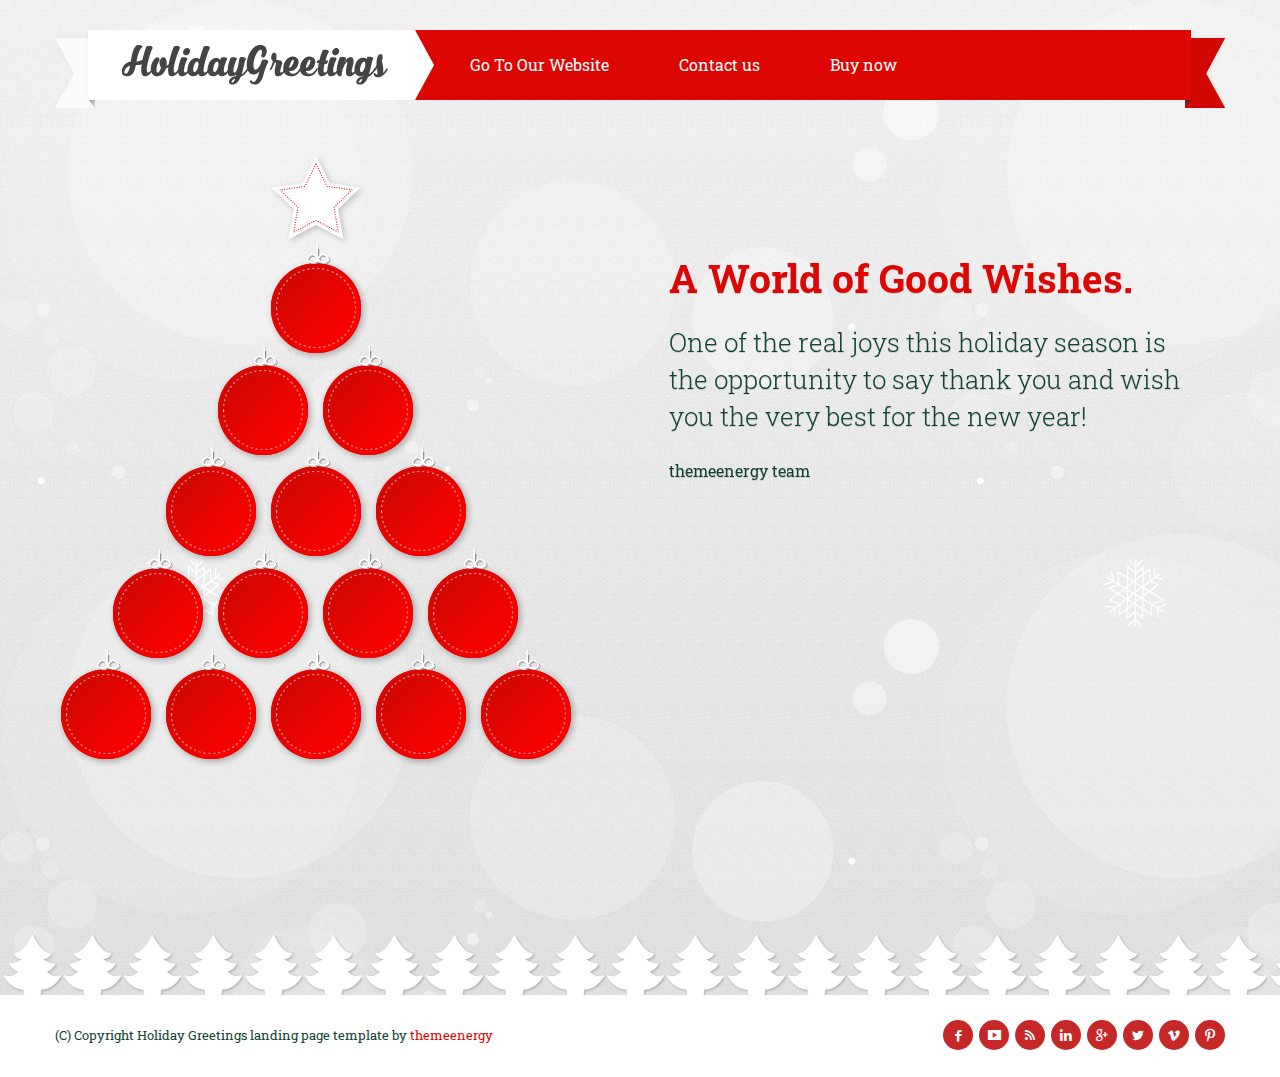
<file: HTML/version1.html>
<!DOCTYPE html>
<!--[if lt IE 9]><script src="http://html5shim.googlecode.com/svn/trunk/html5.js"></script><![endif]-->
<html>
<head>
	<meta charset="utf-8">
	<meta name="viewport" content="width=device-width, initial-scale=1.0, maximum-scale=1.0, user-scalable=0" >
	<title>Holiday Greetings</title>
	<meta name="description" content="">
	<meta name="keywords" content="">
	<link href='http://fonts.googleapis.com/css?family=Roboto+Slab:400,100,300,700&amp;subset=latin,cyrillic-ext,greek-ext,greek,vietnamese,latin-ext,cyrillic' rel='stylesheet' type='text/css'>
	<link href="css/style.css" rel="stylesheet">
	<link href="css/theme1.css" rel="stylesheet">
	<link rel="shortcut icon" href="images/favicon.ico">
</head>
<body class="lightsnow">
	<div class="overlay">
		<!--wrapper-->
		<div class="wrap">
			<!--header-->
			<header class="head ribbon">
				<!--logo-->
				<div class="logo"><a href="index.html" title="Holiday Greetings"><img src="images/temp/logo.png" alt="Holiday Greetings" /></a></div>
				<!--//logo-->
				
				<!--navigation-->
				<nav class="main-nav">
					<ul>
						<li><a href="index.html" title="Go To Our Website">Go To Our Website</a></li>
						<li><a href="javascript:void(0)" title="Contact us" class="trigger">Contact us</a></li>
						<li><a href="http://themeforest.net/item/holiday-greetings-landing-page-greeting-card/6372085?ref=themeenergy" title="Buy now">Buy now</a></li>                 
					</ul>
				</nav>
				<!--//navigation-->
			</header>
			<!--//header-->
			
			<!--main-->
			<main class="main">
				<!--tree-->
				<aside class="tree">
					<div class="row">
						<div class="star"></div>
					</div>
					<div class="row">
						<div class="ball"><a href="javascript:void(0)"><img src="images/temp/person1.jpg" alt="" /></a></div>
					</div>
					<div class="row">
						<div class="ball"><a href="javascript:void(0)"><img src="images/temp/person2.jpg" alt="" /></a></div>
						<div class="ball"><a href="javascript:void(0)"><img src="images/temp/person3.jpg" alt="" /></a></div>
					</div>
					<div class="row">
						<div class="ball"><a href="javascript:void(0)"><img src="images/temp/person4.jpg" alt="" /></a></div>
						<div class="ball"><a href="javascript:void(0)"><img src="images/temp/person5.jpg" alt="" /></a></div>
						<div class="ball"><a href="javascript:void(0)"><img src="images/temp/person6.jpg" alt="" /></a></div>
					</div>
					<div class="row">
						<div class="ball"><a href="javascript:void(0)"><img src="images/temp/person7.jpg" alt="" /></a></div>
						<div class="ball"><a href="javascript:void(0)"><img src="images/temp/person8.jpg" alt="" /></a></div>
						<div class="ball"><a href="javascript:void(0)"><img src="images/temp/person9.jpg" alt="" /></a></div>
						<div class="ball"><a href="javascript:void(0)"><img src="images/temp/person10.jpg" alt="" /></a></div>
					</div>
					<div class="row">
						<div class="ball"><a href="javascript:void(0)"><img src="images/temp/person11.jpg" alt="" /></a></div>
						<div class="ball"><a href="javascript:void(0)"><img src="images/temp/person12.jpg" alt="" /></a></div>
						<div class="ball"><a href="javascript:void(0)"><img src="images/temp/person13.jpg" alt="" /></a></div>
						<div class="ball"><a href="javascript:void(0)"><img src="images/temp/person14.jpg" alt="" /></a></div>
						<div class="ball"><a href="javascript:void(0)"><img src="images/temp/person1.jpg" alt="" /></a></div>
					</div>
				</aside>
				<!--//tree-->
				
				<!--greeting-->
				<section class="greeting">
					<h1>A World of Good Wishes. </h1>
					<h2>One of the real joys this holiday season is the opportunity to say thank you and wish you the very best for the new year!</h2>
					<h3>themeenergy team</h3>
				</section>
				<!--//greeting-->
			</main>
			<!--//main-->
		</div>
		<!--//wrapper-->
		
		<!--footer-->
		<footer class="foot trees">
			<div class="wrap">
				<p>(C) Copyright  Holiday Greetings landing page template by <a href="http://themeforest.net/user/themeenergy/portfolio" title="themeenergy">themeenergy</a></p>
				<!--navigation-->
				<nav class="social-nav red">
					<ul>
						<li><a href="#" title=""><span class="tw-icon-facebook"></span></a></li>
						<li><a href="#" title=""><span class="tw-icon-youtube"></span></a></li>
						<li><a href="#" title=""><span class="tw-icon-rss"></span></a></li>
						<li><a href="#" title=""><span class="tw-icon-linkedin"></span></a></li>
						<li><a href="#" title=""><span class="tw-icon-gplus"></span></a></li>
						<li><a href="#" title=""><span class="tw-icon-twitter"></span></a></li>
						<li><a href="#" title=""><span class="tw-icon-vimeo"></span></a></li>
						<li><a href="#" title=""><span class="tw-icon-pinterest"></span></a></li>
					</ul>
				</nav>
				<!--//navigation-->
			</div>
		</footer>
		<!--//footer-->
		
		<!--audio player-->
		<audio controls autoplay>
		  	<source src="media/audio.ogg" type="audio/ogg" />
			<source src="media/audio.mp3" type="audio/mpeg" />
			Your browser does not support the audio element.
		</audio>
		<!--//audio player-->
	</div>
	
	<!--contact-->
	<div class="snow"></div>
	<div class="contact">
		<div class="wrap">
			<h4>Contact us</h4>
			<p>Send us an email. Lorem ipsum dolor sit amet, consectetur adipisicing elit, sed do eiusmod tempor incididunt ut labore et dolore magna aliqua. Ut enim ad minim veniam, quis nostrud exercitation ullamco laboris nisi ut aliquip ex ea commodo consequat.</p>
			<form method="post" action="contact_form_message.php" name="contactform" id="contactform">
				<fieldset>
					<div id="message"></div>
					<div class="f-row">
						<label for="name">Your name</label>
						<input type="text" id="name" name="name" />
					</div>
					<div class="f-row">
						<label for="email">Your e-mail</label>
						<input type="email" id="email" name="email" />
					</div>
					<div class="f-row">
						<label for="phone">Your phone number</label>
						<input type="number" id="phone" name="phone" />
					</div>
					<div class="f-row">
						<label for="comments">Your message</label>
						<textarea id="comments" name="comments"></textarea>
					</div>
					<div class="f-row">
						<input type="submit" name="submit" id="submit" value="Send" />
						<button id="close">Close</button>
					</div>	
				</fieldset>
			</form>
		</div>
	</div>
	<!--//contact-->
	
	<script src="https://ajax.googleapis.com/ajax/libs/jquery/3.1.1/jquery.min.js"></script>
	<script src="js/scripts.js"></script>
</body>
</file>
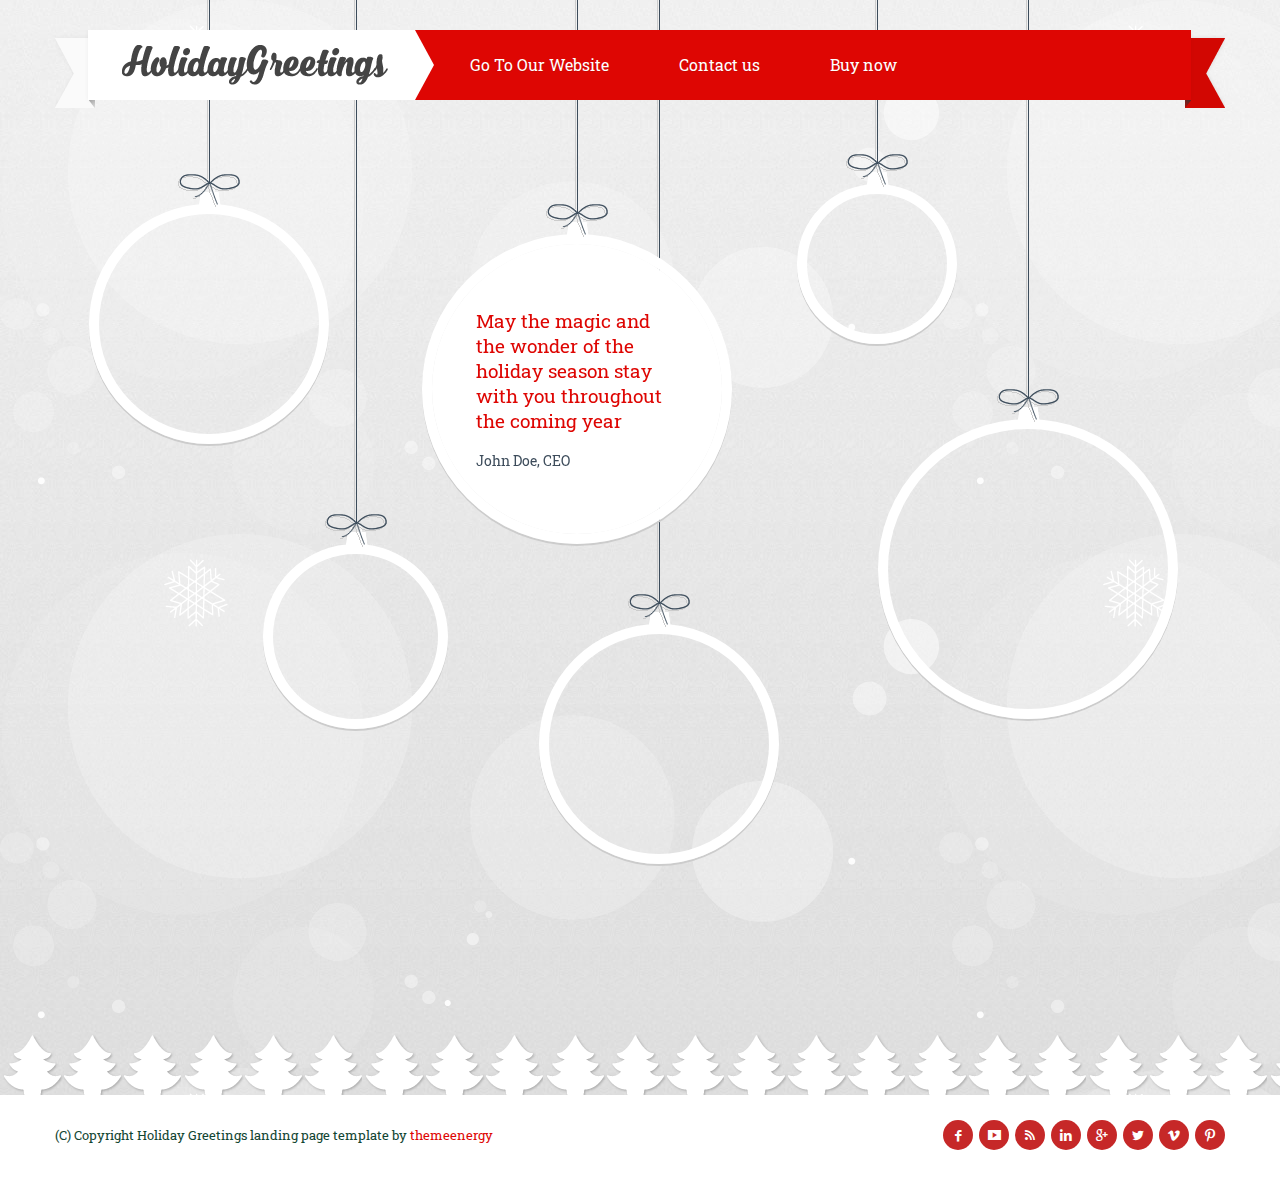
<file: HTML/version2.html>
<!DOCTYPE html>
<!--[if lt IE 9]><script src="http://html5shim.googlecode.com/svn/trunk/html5.js"></script><![endif]-->
<html>
<head>
	<meta charset="utf-8">
	<meta name="viewport" content="width=device-width, initial-scale=1.0, maximum-scale=1.0, user-scalable=0" >
	<title>Holiday Greetings</title>
	<meta name="description" content="">
	<meta name="keywords" content="">
	<link href='http://fonts.googleapis.com/css?family=Roboto+Slab:400,100,300,700&amp;subset=latin,cyrillic-ext,greek-ext,greek,vietnamese,latin-ext,cyrillic' rel='stylesheet' type='text/css'>
	<link href="css/style.css" rel="stylesheet">
	<link href="css/theme2.css" rel="stylesheet">
	<link rel="shortcut icon" href="images/favicon.ico">
</head>
<body class="lightsnow">
	<div class="overlay">
		<!--wrapper-->
		<div class="wrap">
			<!--header-->
			<header class="head ribbon">
				<!--logo-->
				<div class="logo"><a href="index.html" title="Holiday Greetings"><img src="images/temp/logo.png" alt="Holiday Greetings" /></a></div>
				<!--//logo-->
				
				<!--navigation-->
				<nav class="main-nav">
					<ul>
						<li><a href="index.html" title="Go To Our Website">Go To Our Website</a></li>
						<li><a href="javascript:void(0)" title="Contact us" class="trigger">Contact us</a></li>
						<li><a href="http://themeforest.net/item/holiday-greetings-landing-page-greeting-card/6372085?ref=themeenergy" title="Buy now">Buy now</a></li>                 
					</ul>
				</nav>
				<!--//navigation-->
			</header>
			<!--//header-->
			
			<!--main-->
			<main class="main" >
				<section class="balls">
					<!--ball-->
					<div class="ball b240 first">
						<a href="javascript:void(0)">
							<img src="images/temp/person7.jpg" alt="" />
							<div class="greeting">
								<div class="g-wrap">
									<h2>Holiday cheer and a happy new year</h2>
									<p>Maya Fitzgerald, Assistant</p>
								</div>
							</div>
						</a>
					</div>
					<!--//ball-->
					
					<!--ball-->
					<div class="ball b185 second">
						<a href="javascript:void(0)">
							<img src="images/temp/person10.jpg" alt="" />
							<div class="greeting">
								<div class="g-wrap">
									<h2>Joy! Celebrate the Season</h2>
									<p>Jason Snow, Assistant</p>
								</div>
							</div>
						</a>
					</div>
					<!--//ball-->
					
					<!--ball-->
					<div class="ball b310 third">
						<a href="javascript:void(0)" class="open">
							<img src="images/temp/person12.jpg" alt="" />
							<div class="greeting">
								<div class="g-wrap">
									<h2>May the magic and the wonder of the holiday season stay with you throughout the coming year</h2>
									<p>John Doe, CEO</p>
								</div>
							</div>
						</a>
					</div>
					<!--//ball-->
					
					<!--ball-->
					<div class="ball b240 fourth">
						<a href="javascript:void(0)">
							<img src="images/temp/person14.jpg" alt="" />
							<div class="greeting">
								<div class="g-wrap">
									<h2>Wishing you a festive holiday season and a happy new year!</h2>
									<p>Martina Weatherly, Consultant</p>
								</div>
							</div>
						</a>
					</div>
					<!--//ball-->
					
					<!--ball-->
					<div class="ball b160 fifth">
						<a href="javascript:void(0)">
							<img src="images/temp/person8.jpg" alt="" />
							<div class="greeting">
								<div class="g-wrap">
									<h2>Happy holidays!</h2>
									<p>Sean Kent, Assistant</p>
								</div>
							</div>
						</a>
					</div>
					<!--//ball-->
					
					<!--ball-->
					<div class="ball b300 sixth">
						<a href="javascript:void(0)">
							<img src="images/temp/person6.jpg" alt="" />
							<div class="greeting">
								<div class="g-wrap">
									<h2>Happy New Year. May you soar into the new year filled with health, happiness and prosperity!</h2>
									<p>Lauren Smith, founder</p>
								</div>
							</div>
						</a>
					</div>
					<!--//ball-->
				</section>
			</main>
			<!--//main-->
		</div>
		<!--//wrapper-->
		
		<!--footer-->
		<footer class="foot trees">
			<div class="wrap">
				<p>(C) Copyright  Holiday Greetings landing page template by <a href="http://themeforest.net/user/themeenergy/portfolio" title="themeenergy">themeenergy</a></p>
				<!--navigation-->
				<nav class="social-nav red">
					<ul>
						<li><a href="#" title=""><span class="tw-icon-facebook"></span></a></li>
						<li><a href="#" title=""><span class="tw-icon-youtube"></span></a></li>
						<li><a href="#" title=""><span class="tw-icon-rss"></span></a></li>
						<li><a href="#" title=""><span class="tw-icon-linkedin"></span></a></li>
						<li><a href="#" title=""><span class="tw-icon-gplus"></span></a></li>
						<li><a href="#" title=""><span class="tw-icon-twitter"></span></a></li>
						<li><a href="#" title=""><span class="tw-icon-vimeo"></span></a></li>
						<li><a href="#" title=""><span class="tw-icon-pinterest"></span></a></li>
					</ul>
				</nav>
				<!--//navigation-->
			</div>
		</footer>
		<!--//footer-->
		
		<!--audio player-->
		<audio controls autoplay>
		  	<source src="media/audio.ogg" type="audio/ogg" />
			<source src="media/audio.mp3" type="audio/mpeg" />
			Your browser does not support the audio element.
		</audio>
		<!--//audio player-->
	</div>
	
	<!--contact-->
	<div class="snow"></div>
	<div class="contact">
		<div class="wrap">
			<h3>Contact us</h3>
			<p>Send us an email. Lorem ipsum dolor sit amet, consectetur adipisicing elit, sed do eiusmod tempor incididunt ut labore et dolore magna aliqua. Ut enim ad minim veniam, quis nostrud exercitation ullamco laboris nisi ut aliquip ex ea commodo consequat.</p>
			<form method="post" action="contact_form_message.php" name="contactform" id="contactform">
				<fieldset>
					<div id="message"></div>
					<div class="f-row">
						<label for="name">Your name</label>
						<input type="text" id="name" name="name" />
					</div>
					<div class="f-row">
						<label for="email">Your e-mail</label>
						<input type="email" id="email" name="email" />
					</div>
					<div class="f-row">
						<label for="phone">Your phone number</label>
						<input type="number" id="phone" name="phone" />
					</div>
					<div class="f-row">
						<label for="comments">Your message</label>
						<textarea id="comments" name="comments"></textarea>
					</div>
					<div class="f-row">
						<input type="submit" name="submit" id="submit" value="Send" />
						<button id="close">Close</button>
					</div>	
				</fieldset>
			</form>
		</div>
	</div>
	<!--//contact-->
	
	<script src="https://ajax.googleapis.com/ajax/libs/jquery/3.1.1/jquery.min.js"></script>
	<script src="js/scripts.js"></script>
</body>
</file>
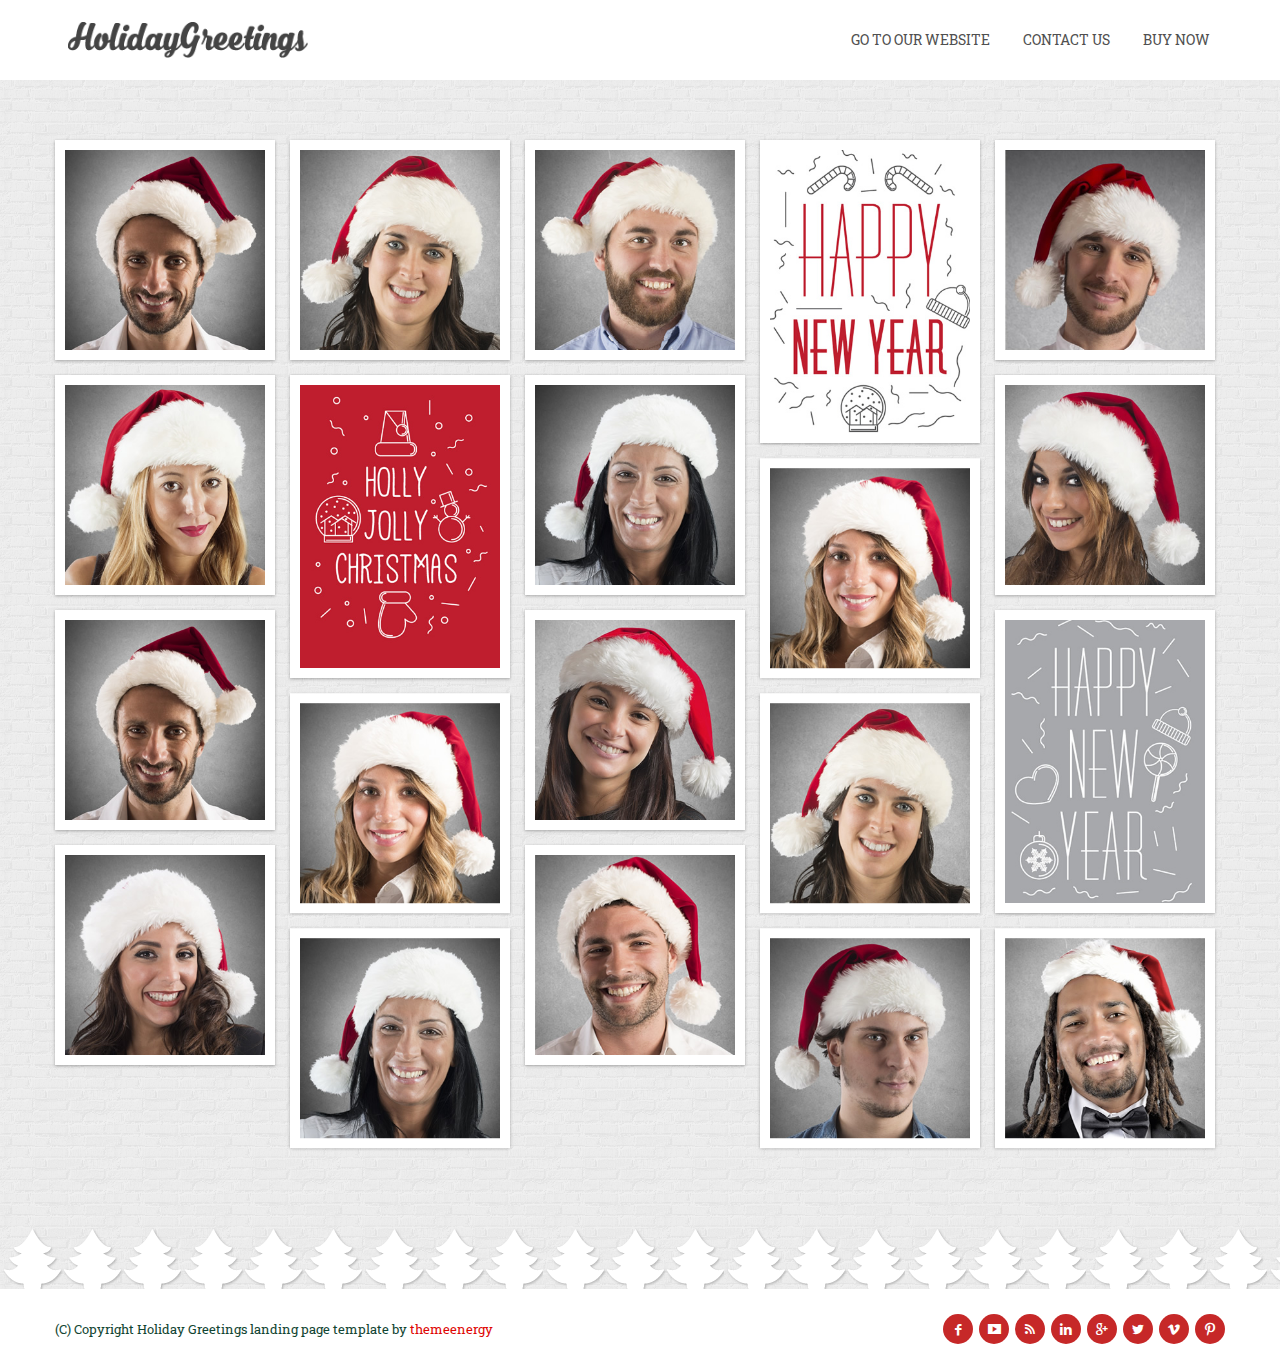
<file: HTML/version3.html>
<!DOCTYPE html>
<!--[if lt IE 9]><script src="http://html5shim.googlecode.com/svn/trunk/html5.js"></script><![endif]-->
<html>
<head>
	<meta charset="utf-8">
	<meta name="viewport" content="width=device-width, initial-scale=1.0, maximum-scale=1.0, user-scalable=0" >
	<title>Holiday Greetings</title>
	<meta name="description" content="">
	<meta name="keywords" content="">
	<link href='http://fonts.googleapis.com/css?family=Roboto+Slab:400,100,300,700&amp;subset=latin,cyrillic-ext,greek-ext,greek,vietnamese,latin-ext,cyrillic' rel='stylesheet' type='text/css'>
	<link href="css/style.css" rel="stylesheet">
	<link href="css/theme3.css" rel="stylesheet">
	<link rel="shortcut icon" href="images/favicon.ico">
</head>
<body class="wall">
	<!--header-->
		<header class="head white wide">
			<div class="wrap">
				<!--logo-->
				<div class="logo"><a href="index.html" title="Holiday Greetings"><img src="images/temp/logo.png" alt="Holiday Greetings" /></a></div>
				<!--//logo-->
				
				<!--navigation-->
				<nav class="main-nav right uppercase">
					<ul>
						<li><a href="index.html" title="Go To Our Website">Go To Our Website</a></li>
						<li><a href="javascript:void(0)" title="Contact us" class="trigger">Contact us</a></li>
						<li><a href="http://themeforest.net/item/holiday-greetings-landing-page-greeting-card/6372085?ref=themeenergy" title="Buy now">Buy now</a></li>             
					</ul>
				</nav>
				<!--//navigation-->
			</div>
		</header>
		<!--//header-->

	<!--wrapper-->
	<div class="wrap">
		<!--main-->
		<main class="main" >
			<div id="container">
				<!--card-->
				<div class="card ball">
					<a href="javascript:void(0)">
						<figure><img src="images/temp/person1.jpg" alt="" /></figure>
						<div class="greeting">
							<div class="g-wrap">
								<div class="text">
									<h2>Merry Christmas!</h2>
									<p>Jane Doe, CEO</p>
								</div>
							</div>
						</div>
					</a>
				</div>
				<!--//card-->

				<!--card-->
				<div class="card ball">
					<a href="javascript:void(0)">
						<figure><img src="images/temp/person2.jpg" alt="" /></figure>
						<div class="greeting">
							<div class="g-wrap">
								<div class="text">
									<h3>Warmest greetings and best wishes for the new year</h3>
									<p>Jane Doe, CEO</p>
								</div>
							</div>
						</div>
					</a>
				</div>
				<!--//card-->
				
				<!--card-->
				<div class="card ball">
					<a href="javascript:void(0)">
						<figure><img src="images/temp/person3.jpg" alt="" /></figure>
						<div class="greeting">
							<div class="g-wrap">
								<div class="text">
									<h2>Tidings of Joy</h2>
									<p>Jane Doe, CEO</p>
								</div>
							</div>
						</div>
					</a>
				</div>
				<!--//card-->	
				
				<!--card-->
				<div class="card ball">
					<a href="javascript:void(0)">
						<figure><img src="images/temp/img3.jpg" alt="" /></figure>
					</a>
				</div>
				<!--//card-->
				
				<!--card-->
				<div class="card ball">
					<a href="javascript:void(0)">
						<figure><img src="images/temp/person10.jpg" alt="" /></figure>
						<div class="greeting">
							<div class="g-wrap">
								<div class="text">
									<h2>Merry Christmas!</h2>
									<p>Jane Doe, CEO</p>
								</div>
							</div>
						</div>
					</a>
				</div>
				<!--//card-->

				<!--card-->
				<div class="card ball">
					<a href="javascript:void(0)">
						<figure><img src="images/temp/person5.jpg" alt="" /></figure>
						<div class="greeting">
							<div class="g-wrap">
								<div class="text">
									<h3>Warmest greetings and best wishes for the new year</h3>
									<p>Jane Doe, CEO</p>
								</div>
							</div>
						</div>
					</a>
				</div>
				<!--//card-->	
				
				<!--card-->
				<div class="card ball">
					<a href="javascript:void(0)">
						<figure><img src="images/temp/img4.jpg" alt="" /></figure>
					</a>
				</div>
				<!--//card-->	
				
				<!--card-->
				<div class="card ball">
					<a href="javascript:void(0)">
						<figure><img src="images/temp/person6.jpg" alt="" /></figure>
						<div class="greeting">
							<div class="g-wrap">
								<div class="text">
									<h2>Joy!<br />Celebrate the Season</h2>
									<p>Jane Doe, CEO</p>
								</div>
							</div>
						</div>
					</a>
				</div>
				<!--//card-->	
				
				<!--card-->
				<div class="card ball">
					<a href="javascript:void(0)">
						<figure><img src="images/temp/person11.jpg" alt="" /></figure>
						<div class="greeting">
							<div class="g-wrap">
								<div class="text">
									<h3>Wishing you a festive holiday season and a very happy new year</h3>
									<p>Jane Doe, CEO</p>
								</div>
							</div>
						</div>
					</a>
				</div>
				<!--//card-->	
				
				<!--card-->
				<div class="card ball">
					<a href="javascript:void(0)">
						<figure><img src="images/temp/person7.jpg" alt="" /></figure>
						<div class="greeting">
							<div class="g-wrap">
								<div class="text">
									<h2>Happy Holidays!</h2>
									<p>Jane Doe, CEO</p>
								</div>
							</div>
						</div>
					</a>
				</div>
				<!--//card-->	
				
				<!--card-->
				<div class="card ball">
					<a href="javascript:void(0)">
						<figure><img src="images/temp/person1.jpg" alt="" /></figure>
						<div class="greeting">
							<div class="g-wrap">
								<div class="text">
									<h2>Merry Christmas!</h2>
									<p>Jane Doe, CEO</p>
								</div>
							</div>
						</div>
					</a>
				</div>
				<!--//card-->
				
				<!--card-->
				<div class="card ball">
					<a href="javascript:void(0)">
						<figure><img src="images/temp/person13.jpg" alt="" /></figure>
						<div class="greeting">
							<div class="g-wrap">
								<div class="text">
									<h3>Best Wishes. May every happiness be yours throughout the coming year</h3>
									<p>Jane Doe, CEO</p>
								</div>
							</div>
						</div>
					</a>
				</div>
				<!--//card-->	
				
				<!--card-->
				<div class="card ball">
					<a href="javascript:void(0)">
						<figure><img src="images/temp/img2.jpg" alt="" /></figure>
					</a>
				</div>
				<!--//card-->	
				
				<!--card-->
				<div class="card ball">
					<a href="javascript:void(0)">
						<figure><img src="images/temp/person7.jpg" alt="" /></figure>
						<div class="greeting">
							<div class="g-wrap">
								<div class="text">
									<h2>Happy Holidays!</h2>
									<p>Jane Doe, CEO</p>
								</div>
							</div>
						</div>
					</a>
				</div>
				<!--//card-->	
				
				<!--card-->
				<div class="card ball">
					<a href="javascript:void(0)">
						<figure><img src="images/temp/person2.jpg" alt="" /></figure>
						<div class="greeting">
							<div class="g-wrap">
								<div class="text">
									<h2>Merry Christmas!</h2>
									<p>Jane Doe, CEO</p>
								</div>
							</div>
						</div>
					</a>
				</div>
				<!--//card-->
				
				<!--card-->
				<div class="card ball">
					<a href="javascript:void(0)">
						<figure><img src="images/temp/person14.jpg" alt="" /></figure>
						<div class="greeting">
							<div class="g-wrap">
								<div class="text">
									<h2>Happy Holidays!</h2>
									<p>Jane Doe, CEO</p>
								</div>
							</div>
						</div>
					</a>
				</div>
				<!--//card-->	
				
				<!--card-->
				<div class="card ball">
					<a href="javascript:void(0)">
						<figure><img src="images/temp/person8.jpg" alt="" /></figure>
						<div class="greeting">
							<div class="g-wrap">
								<div class="text">
									<h2>Warm Holiday Wishes</h2>
									<p>Jane Doe, CEO</p>
								</div>
							</div>
						</div>
					</a>
				</div>
				<!--//card-->
				
				<!--card-->
				<div class="card ball">
					<a href="javascript:void(0)">
						<figure><img src="images/temp/person6.jpg" alt="" /></figure>
						<div class="greeting">
							<div class="g-wrap">
								<div class="text">
									<h2>Joy!<br />Celebrate the Season</h2>
									<p>Jane Doe, CEO</p>
								</div>
							</div>
						</div>
					</a>
				</div>
				<!--//card-->	
				
				<!--card-->
				<div class="card ball">
					<a href="javascript:void(0)">
						<figure><img src="images/temp/person12.jpg" alt="" /></figure>
						<div class="greeting">
							<div class="g-wrap">
								<div class="text">
									<h2>Happy 2016!</h2>
									<p>Jane Doe, CEO</p>
								</div>
							</div>
						</div>
					</a>
				</div>
				<!--//card-->	
				
				<!--card-->
				<div class="card ball">
					<a href="javascript:void(0)">
						<figure><img src="images/temp/person4.jpg" alt="" /></figure>
						<div class="greeting">
							<div class="g-wrap">
								<div class="text">
									<h2>Merry Christmas!</h2>
									<p>Jane Doe, CEO</p>
								</div>
							</div>
						</div>
					</a>
				</div>
				<!--//card-->
			</div>
		</main>
		<!--//main-->
	</div>
	<!--//wrapper-->
	
	<!--footer-->
	<footer class="foot trees">
		<div class="wrap">
			<p>(C) Copyright  Holiday Greetings landing page template by <a href="http://themeforest.net/user/themeenergy/portfolio" title="themeenergy">themeenergy</a></p>
			<!--navigation-->
			<nav class="social-nav red">
				<ul>
					<li><a href="#" title=""><span class="tw-icon-facebook"></span></a></li>
					<li><a href="#" title=""><span class="tw-icon-youtube"></span></a></li>
					<li><a href="#" title=""><span class="tw-icon-rss"></span></a></li>
					<li><a href="#" title=""><span class="tw-icon-linkedin"></span></a></li>
					<li><a href="#" title=""><span class="tw-icon-gplus"></span></a></li>
					<li><a href="#" title=""><span class="tw-icon-twitter"></span></a></li>
					<li><a href="#" title=""><span class="tw-icon-vimeo"></span></a></li>
					<li><a href="#" title=""><span class="tw-icon-pinterest"></span></a></li>
				</ul>
			</nav>
			<!--//navigation-->
		</div>
	</footer>
	<!--//footer-->
	
	<!--audio player-->
	<audio controls autoplay>
		<source src="media/audio.ogg" type="audio/ogg" />
		<source src="media/audio.mp3" type="audio/mpeg" />
		Your browser does not support the audio element.
	</audio>
	<!--//audio player-->
	
	<!--contact-->
	<div class="snow"></div>
	<div class="contact">
		<div class="wrap">
			<h3>Contact us</h3>
			<p>Send us an email. Lorem ipsum dolor sit amet, consectetur adipisicing elit, sed do eiusmod tempor incididunt ut labore et dolore magna aliqua. Ut enim ad minim veniam, quis nostrud exercitation ullamco laboris nisi ut aliquip ex ea commodo consequat.</p>
			<form method="post" action="contact_form_message.php" name="contactform" id="contactform">
				<fieldset>
					<div id="message"></div>
					<div class="f-row">
						<label for="name">Your name</label>
						<input type="text" id="name" name="name" />
					</div>
					<div class="f-row">
						<label for="email">Your e-mail</label>
						<input type="email" id="email" name="email" />
					</div>
					<div class="f-row">
						<label for="phone">Your phone number</label>
						<input type="number" id="phone" name="phone" />
					</div>
					<div class="f-row">
						<label for="comments">Your message</label>
						<textarea id="comments" name="comments"></textarea>
					</div>
					<div class="f-row">
						<input type="submit" name="submit" id="submit" value="Send" />
						<button id="close">Close</button>
					</div>	
				</fieldset>
			</form>
		</div>
	</div>
	<!--//contact-->
	
	<script src="https://ajax.googleapis.com/ajax/libs/jquery/3.1.1/jquery.min.js"></script>
	<script src="js/jquery.masonry.js"></script>
	<script src="js/imagesloaded.js"></script>
	<script src="js/scripts.js"></script>
	<script>
		var $container;

		function triggerMasonry() {
			// don't proceed if $container has not been selected
			if ( !$container ) {
				return;
			}
			// init Masonry
			$container.masonry({
				itemSelector: '.card',
				isAnimated: true,
				gutter: 15,
				columnWidth: 220,
				// disables initial layout
				isInitLayout: false,
				isOriginLeft: true
			});
		}
		
		$(document).ready(function () {
			$container = $('#container').masonry();
			if ($container) {
				$container.imagesLoaded( function(){
					triggerMasonry();
				});
			}
		});
	</script>
</body>
</file>
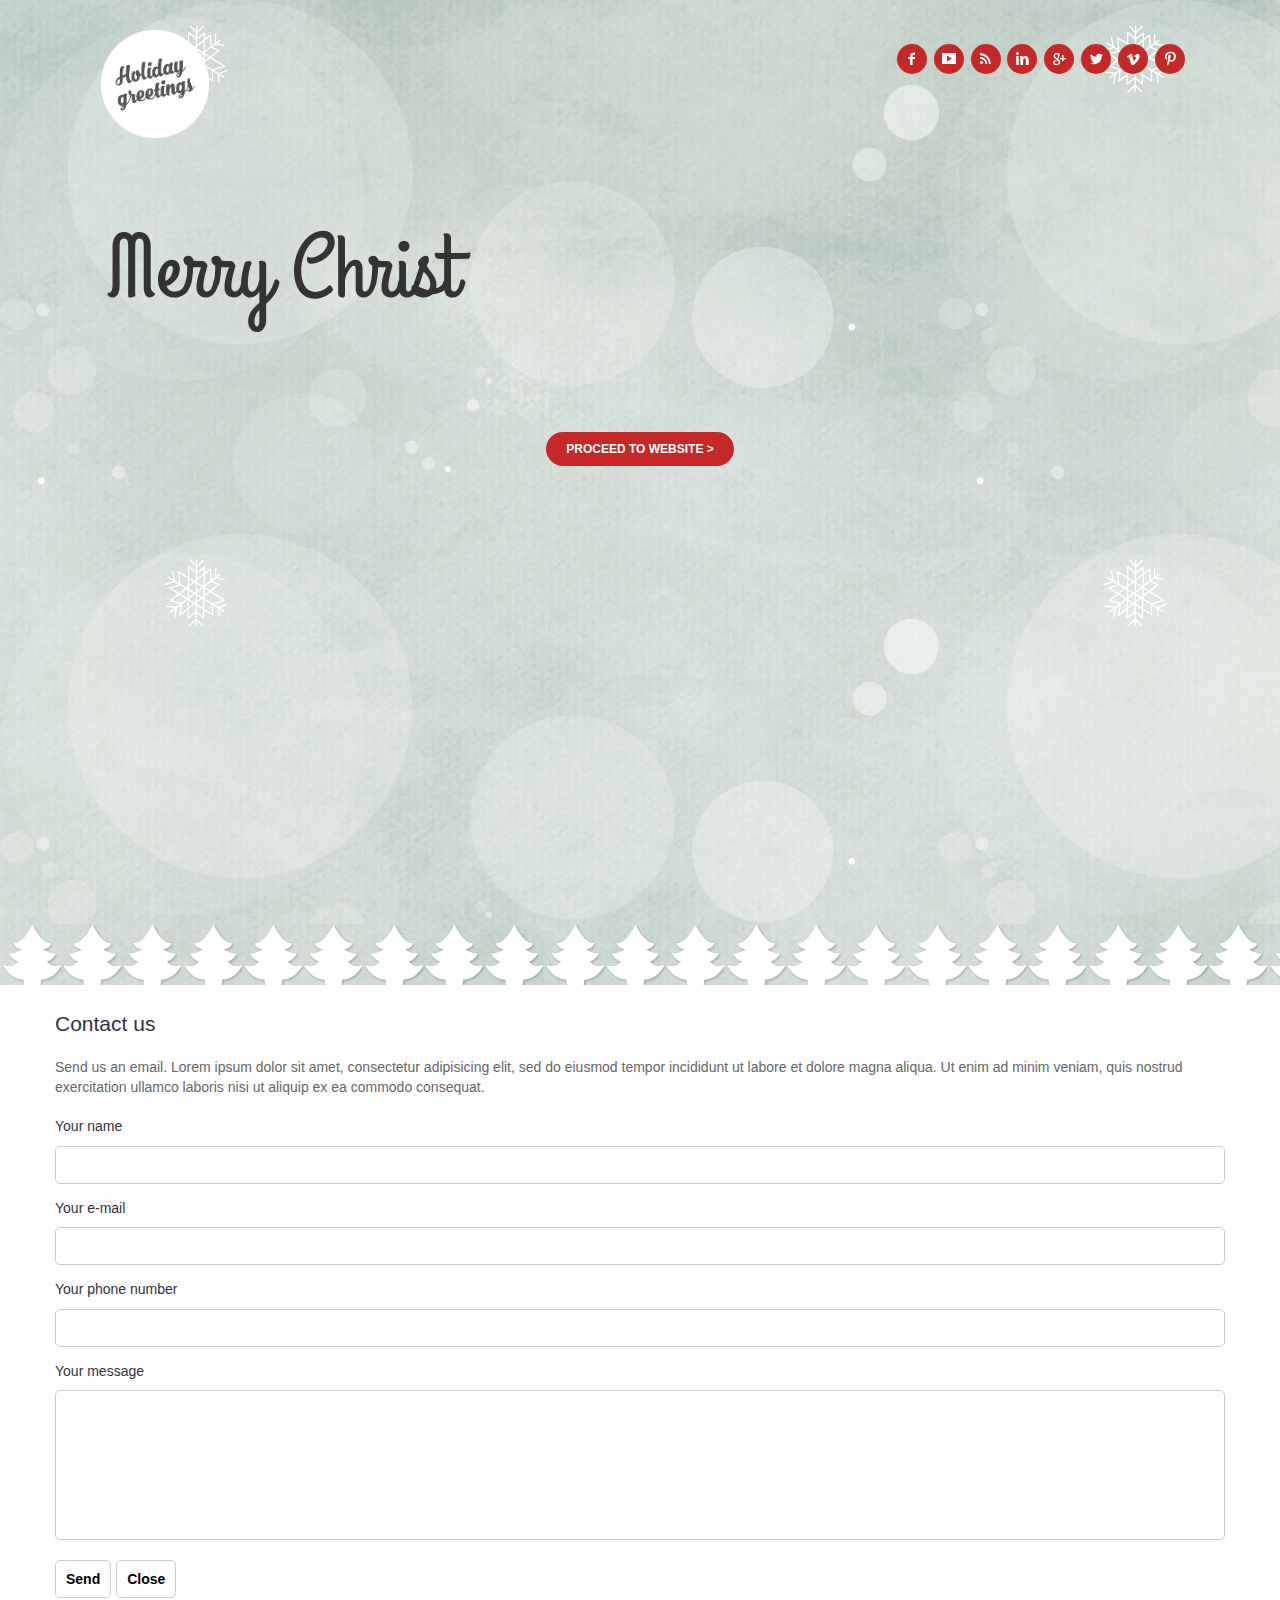
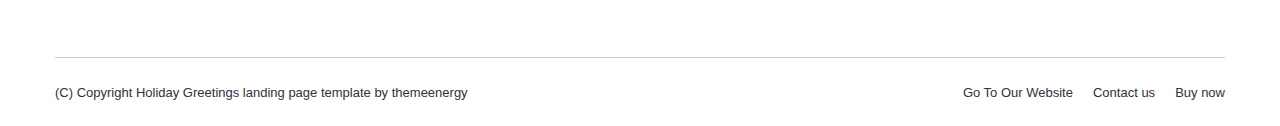
<file: HTML/version4.html>
<!DOCTYPE html>
<!--[if lt IE 9]><script src="http://html5shim.googlecode.com/svn/trunk/html5.js"></script><![endif]-->
<html>
<head>
	<meta charset="utf-8">
	<meta name="viewport" content="width=device-width, initial-scale=1.0, maximum-scale=1.0, user-scalable=0" >
	<title>Holiday Greetings</title>
	<meta name="description" content="">
	<meta name="keywords" content="">
	<link href='https://fonts.googleapis.com/css?family=Grand+Hotel&&amp;subset=latin,latin-ext' rel='stylesheet' type='text/css'>
	<link href="css/animate.css" rel="stylesheet">
	<link href="css/style.css" rel="stylesheet">
	<link href="css/theme4.css" rel="stylesheet">
	<link rel="shortcut icon" href="images/favicon.ico">
</head>
<body class="paper">
	<div class="overlay">
		<!--wrapper-->
		<div class="wrap">
			<!--header-->
			<header class="head">
				<!--logo-->
				<div class="logo"><a href="index.html" title="Holiday Greetings"><img src="images/temp/logo2.png" alt="Holiday Greetings" /></a></div>
				<!--//logo-->
				
				<!--navigation-->
				<nav class="social-nav red right">
					<ul>
						<li><a href="#" title=""><span class="tw-icon-facebook"></span></a></li>
						<li><a href="#" title=""><span class="tw-icon-youtube"></span></a></li>
						<li><a href="#" title=""><span class="tw-icon-rss"></span></a></li>
						<li><a href="#" title=""><span class="tw-icon-linkedin"></span></a></li>
						<li><a href="#" title=""><span class="tw-icon-gplus"></span></a></li>
						<li><a href="#" title=""><span class="tw-icon-twitter"></span></a></li>
						<li><a href="#" title=""><span class="tw-icon-vimeo"></span></a></li>
						<li><a href="#" title=""><span class="tw-icon-pinterest"></span></a></li>
					</ul>
				</nav>
				<!--//navigation-->
			</header>
			<!--//header-->
			
			<!--main-->
			<main class="main" >
				<div class="greeting text">
					<h1 data-in-effect="fadeIn">Merry Christmas &amp;<br /> Happy New Year!</h1>
					<a class="button" href="http://themeforest.net/item/holiday-greetings-landing-page-greeting-card/6372085?ref=themeenergy" title="Proceed to website">Proceed to website ></a>
				</div>
			</main>
			<!--//main-->
		</div>
		<!--//wrapper-->
		
		<!--audio player-->
		<audio controls autoplay>
		  	<source src="media/audio.ogg" type="audio/ogg" />
			<source src="media/audio.mp3" type="audio/mpeg" />
			Your browser does not support the audio element.
		</audio>
		<!--//audio player-->
	</div>
	
	<!--contact-->
	<div class="trees">
		<div class="contact white">
			<div class="wrap">
				<h2>Contact us</h2>
				<p>Send us an email. Lorem ipsum dolor sit amet, consectetur adipisicing elit, sed do eiusmod tempor incididunt ut labore et dolore magna aliqua. Ut enim ad minim veniam, quis nostrud exercitation ullamco laboris nisi ut aliquip ex ea commodo consequat.</p>
				<form method="post" action="contact_form_message.php" name="contactform" id="contactform">
					<fieldset>
						<div id="message"></div>
						<div class="f-row">
							<label for="name">Your name</label>
							<input type="text" id="name" name="name" />
						</div>
						<div class="f-row">
							<label for="email">Your e-mail</label>
							<input type="email" id="email" name="email" />
						</div>
						<div class="f-row">
							<label for="phone">Your phone number</label>
							<input type="number" id="phone" name="phone" />
						</div>
						<div class="f-row">
							<label for="comments">Your message</label>
							<textarea id="comments" name="comments"></textarea>
						</div>
						<div class="f-row">
							<input type="submit" name="submit" id="submit" value="Send" />
							<button id="close">Close</button>
						</div>	
					</fieldset>
				</form>
			</div>
		</div>
	</div>
	<!--//contact-->
	
	<!--footer-->
		<footer class="foot white">
			<div class="wrap">
				<p>(C) Copyright  Holiday Greetings landing page template by <a href="http://themeforest.net/user/themeenergy/portfolio" title="themeenergy">themeenergy</a></p>
				<!--navigation-->
				<nav class="main-nav">
					<ul>
						<li><a href="index.html" title="Go To Our Website">Go To Our Website</a></li>
						<li><a href="javascript:void(0)" title="Contact us" class="trigger">Contact us</a></li>
						<li><a href="http://themeforest.net/item/holiday-greetings-landing-page-greeting-card/6372085?ref=themeenergy" title="Buy now">Buy now</a></li>                 
					</ul>
				</nav>
				<!--//navigation-->
			</div>
		</footer>
		<!--//footer-->
	
	<script src="https://ajax.googleapis.com/ajax/libs/jquery/3.1.1/jquery.min.js"></script>
	<script src="js/jquery.lettering.js"></script>
	<script src="js/jquery.textillate.js"></script>
	<script src="js/scripts.js"></script>
	<script>
		$(function () {
		$('.text h1').textillate();
	})
	</script>
</body>
</file>
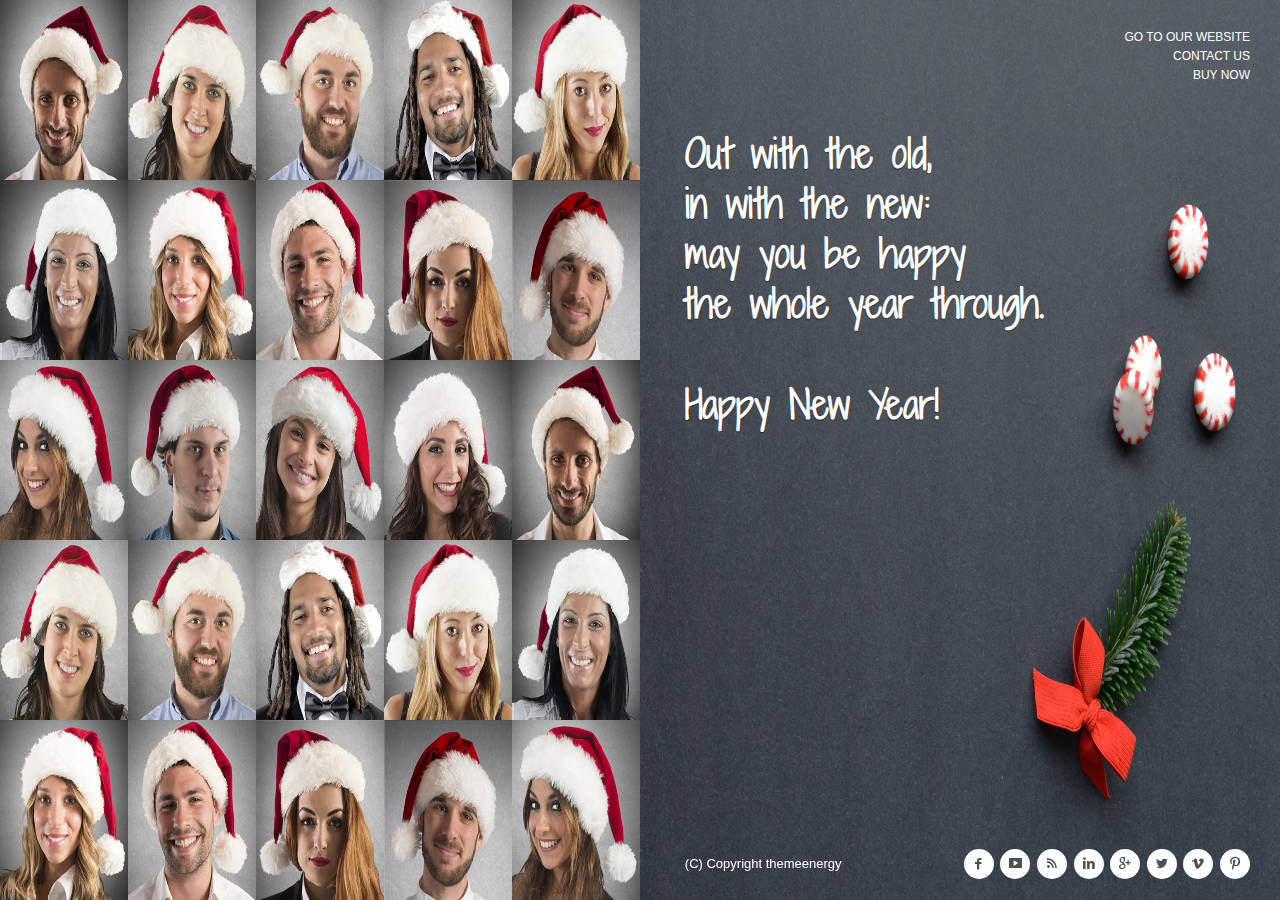
<file: HTML/version5.html>
<!DOCTYPE html>
<!--[if lt IE 9]><script src="http://html5shim.googlecode.com/svn/trunk/html5.js"></script><![endif]-->
<html>
<head>
	<meta charset="utf-8">
	<meta name="viewport" content="width=device-width, initial-scale=1.0, maximum-scale=1.0, user-scalable=0" >
	<title>Holiday Greetings</title>
	<meta name="description" content="">
	<meta name="keywords" content="">
	<link href='https://fonts.googleapis.com/css?family=Shadows+Into+Light+Two&&amp;subset=latin,latin-ext' rel='stylesheet' type='text/css'>
	<link href="css/style.css" rel="stylesheet">
	<link href="css/theme5.css" rel="stylesheet">
	<link rel="shortcut icon" href="images/favicon.ico">
</head>
<body>
	<!--header-->
	<header class="head">
		<!--wrapper-->
		<div class="wrap">
			<!--logo-->
			<div class="logo"><a href="index.html" title="Holiday Greetings"><img src="images/temp/logo.png" alt="Holiday Greetings" /></a></div>
			<!--//logo-->
				
			<!--navigation-->
			<nav class="main-nav right textright uppercase">
				<ul>
					<li><a href="index.html" title="Go To Our Website">Go To Our Website</a></li>
					<li><a href="javascript:void(0)" title="Contact us" class="trigger">Contact us</a></li>
					<li><a href="http://themeforest.net/item/holiday-greetings-landing-page-greeting-card/6372085?ref=themeenergy" title="Buy now">Buy now</a></li>             
				</ul>
			</nav>
			<!--//navigation-->
		</div>
		<!--//wrapper-->
	</header>
	<!--//header-->
		
	<!--main-->
	<main class="main" >
		<div class="faces">
			<div><img src="images/temp/person1.jpg" alt="" /></div>
			<div><img src="images/temp/person2.jpg" alt="" /></div>
			<div><img src="images/temp/person3.jpg" alt="" /></div>
			<div><img src="images/temp/person4.jpg" alt="" /></div>
			<div><img src="images/temp/person5.jpg" alt="" /></div>
			
			<div><img src="images/temp/person6.jpg" alt="" /></div>
			<div><img src="images/temp/person7.jpg" alt="" /></div>
			<div><img src="images/temp/person8.jpg" alt="" /></div>
			<div><img src="images/temp/person9.jpg" alt="" /></div>
			<div><img src="images/temp/person10.jpg" alt="" /></div>
			
			<div><img src="images/temp/person11.jpg" alt="" /></div>
			<div><img src="images/temp/person12.jpg" alt="" /></div>
			<div><img src="images/temp/person13.jpg" alt="" /></div>
			<div><img src="images/temp/person14.jpg" alt="" /></div>
			<div><img src="images/temp/person1.jpg" alt="" /></div>
			
			<div><img src="images/temp/person2.jpg" alt="" /></div>
			<div><img src="images/temp/person3.jpg" alt="" /></div>
			<div><img src="images/temp/person4.jpg" alt="" /></div>
			<div><img src="images/temp/person5.jpg" alt="" /></div>
			<div><img src="images/temp/person6.jpg" alt="" /></div>
			
			<div><img src="images/temp/person7.jpg" alt="" /></div>
			<div><img src="images/temp/person8.jpg" alt="" /></div>
			<div><img src="images/temp/person9.jpg" alt="" /></div>
			<div><img src="images/temp/person10.jpg" alt="" /></div>
			<div><img src="images/temp/person11.jpg" alt="" /></div>
		</div>
		<div class="greeting decor">
			<h1>Out with the old, <br />in with the new: <br />may you be happy <br />the whole year through.<br /> <br />Happy New Year!</h1>
		</div>
	</main>
	<!--//main-->

	<!--footer-->
	<footer class="foot">
		<div class="wrap">
			<!--navigation-->
			<nav class="social-nav right">
				<ul>
					<li><a href="#" title=""><span class="tw-icon-facebook"></span></a></li>
					<li><a href="#" title=""><span class="tw-icon-youtube"></span></a></li>
					<li><a href="#" title=""><span class="tw-icon-rss"></span></a></li>
					<li><a href="#" title=""><span class="tw-icon-linkedin"></span></a></li>
					<li><a href="#" title=""><span class="tw-icon-gplus"></span></a></li>
					<li><a href="#" title=""><span class="tw-icon-twitter"></span></a></li>
					<li><a href="#" title=""><span class="tw-icon-vimeo"></span></a></li>
					<li><a href="#" title=""><span class="tw-icon-pinterest"></span></a></li>
				</ul>
			</nav>
			<!--//navigation-->
			
			<p>(C) Copyright <a href="http://themeforest.net/user/themeenergy/portfolio" title="themeenergy">themeenergy</a></p>
		</div>
	</footer>
	<!--//footer-->
		
	<!--audio player-->
	<audio controls autoplay>
	  <source src="media/audio.ogg" type="audio/ogg" />
	  <source src="media/audio.mp3" type="audio/mpeg" />
		Your browser does not support the audio element.
	</audio>
	<!--//audio player-->
	
	<!--contact-->
	<div class="contact">
		<div class="wrap">
			<h2>Contact us</h2>
			<form method="post" action="contact_form_message.php" name="contactform" id="contactform">
				<fieldset>
					<div id="message"></div>
					<div class="f-row">
						<label for="name">Your name</label>
						<input type="text" id="name" name="name" />
					</div>
					<div class="f-row">
						<label for="email">Your e-mail</label>
						<input type="email" id="email" name="email" />
					</div>
					<div class="f-row">
						<label for="comments">Your message</label>
						<textarea id="comments" name="comments"></textarea>
					</div>
					<div class="f-row">
						<input type="submit" name="submit" id="submit" value="Send" />
						<button id="close">Close</button>
					</div>	
				</fieldset>
			</form>
		</div>
	</div>
	<!--//contact-->
	
	<script src="https://ajax.googleapis.com/ajax/libs/jquery/3.1.1/jquery.min.js"></script>
	<script src="js/scripts.js"></script>
</body>
</file>
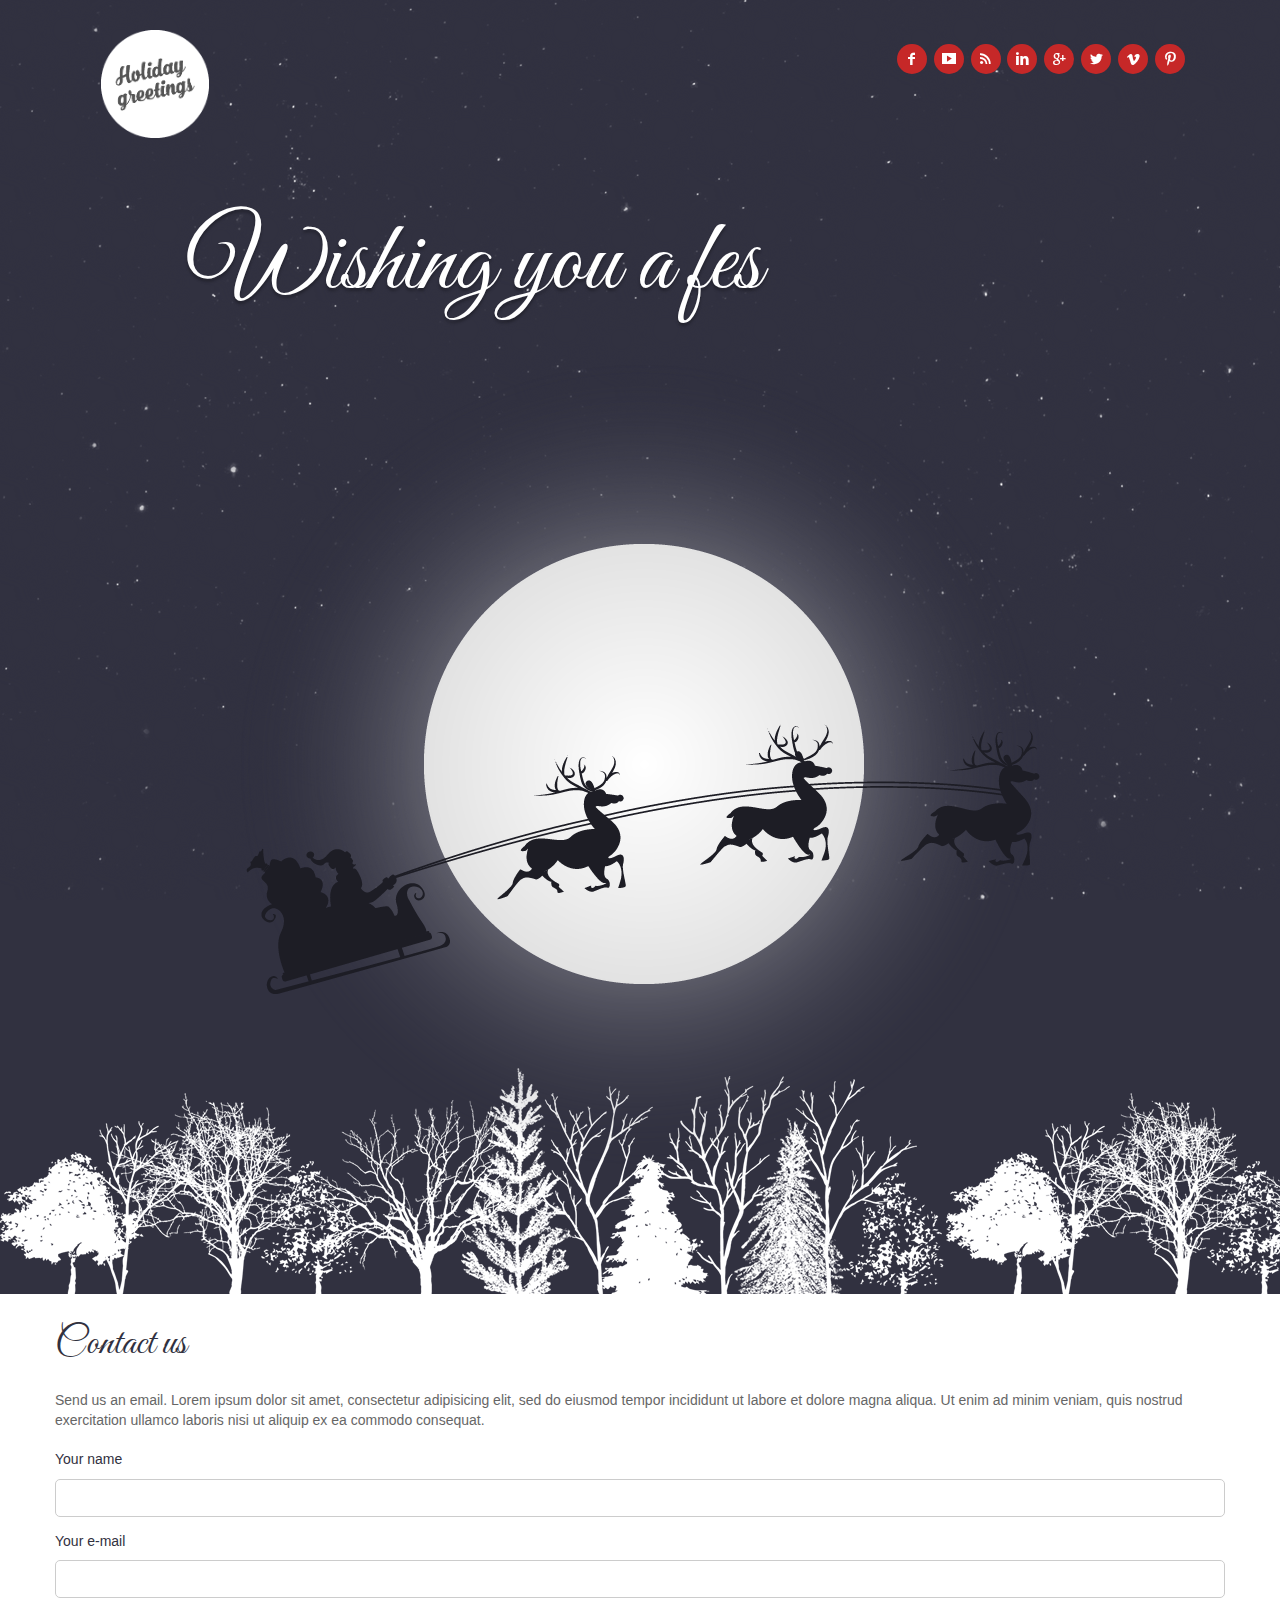
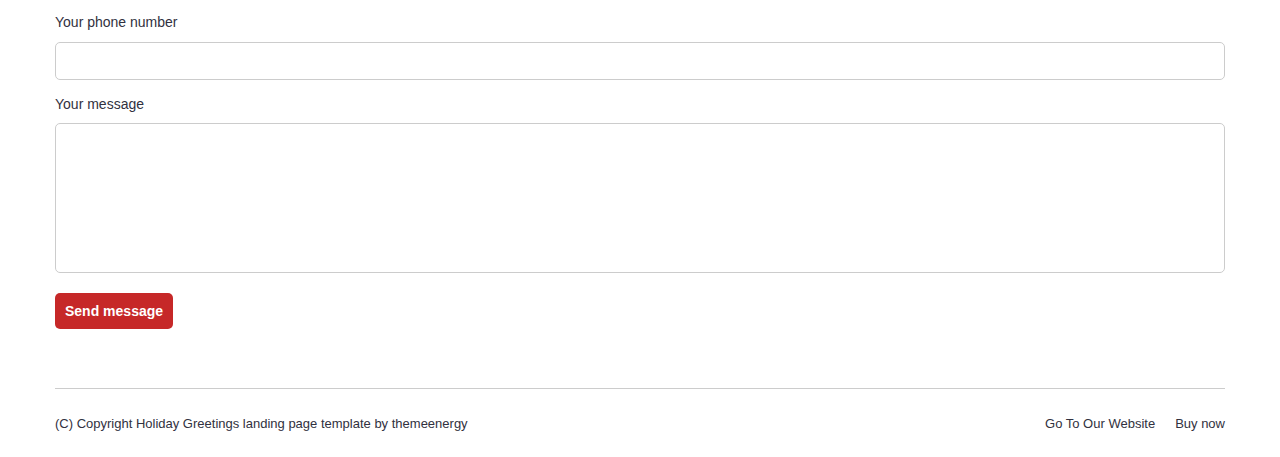
<file: HTML/version6.html>
<!DOCTYPE html>
<!--[if lt IE 9]><script src="http://html5shim.googlecode.com/svn/trunk/html5.js"></script><![endif]-->
<html>
<head>
	<meta charset="utf-8">
	<meta name="viewport" content="width=device-width, initial-scale=1.0, maximum-scale=1.0, user-scalable=0" >
	<title>Holiday Greetings</title>
	<meta name="description" content="">
	<meta name="keywords" content="">
	<link href='https://fonts.googleapis.com/css?family=Great+Vibes&amp;subset=latin,latin-ext' rel='stylesheet' type='text/css'>
	<link href="css/animate.css" rel="stylesheet">
	<link href="css/style.css" rel="stylesheet">
	<link href="css/theme6.css" rel="stylesheet">
	<link rel="shortcut icon" href="images/favicon.ico">
</head>
<body class="dark">
		<div class="stars"></div>
		<div class="twinkling"></div>
		<!--wrapper-->
		<div class="wrap">
			<!--header-->
			<header class="head">
				<!--logo-->
				<div class="logo"><a href="index.html" title="Holiday Greetings"><img src="images/temp/logo2.png" alt="Holiday Greetings" /></a></div>
				<!--//logo-->
				
				<!--navigation-->
				<nav class="social-nav red right">
					<ul>
						<li><a href="#" title=""><span class="tw-icon-facebook"></span></a></li>
						<li><a href="#" title=""><span class="tw-icon-youtube"></span></a></li>
						<li><a href="#" title=""><span class="tw-icon-rss"></span></a></li>
						<li><a href="#" title=""><span class="tw-icon-linkedin"></span></a></li>
						<li><a href="#" title=""><span class="tw-icon-gplus"></span></a></li>
						<li><a href="#" title=""><span class="tw-icon-twitter"></span></a></li>
						<li><a href="#" title=""><span class="tw-icon-vimeo"></span></a></li>
						<li><a href="#" title=""><span class="tw-icon-pinterest"></span></a></li>
					</ul>
				</nav>
				<!--//navigation-->
			</header>
			<!--//header-->
			
			<!--main-->
			<main class="main">
				<div class="text">
					<h1 data-in-effect="fadeIn">Wishing you a festive holiday season and a happy new year!</h1>
				</div>
			</main>
			<!--//main-->
		</div>
		<!--//wrapper-->
		
		<!--contact-->
		<div class="woods">
			<div class="contact white">
				<div class="wrap">
					<h2>Contact us</h2>
					<p>Send us an email. Lorem ipsum dolor sit amet, consectetur adipisicing elit, sed do eiusmod tempor incididunt ut labore et dolore magna aliqua. Ut enim ad minim veniam, quis nostrud exercitation ullamco laboris nisi ut aliquip ex ea commodo consequat.</p>
					<form method="post" action="contact_form_message.php" name="contactform" id="contactform">
						<fieldset>
							<div id="message"></div>
							<div class="f-row">
								<label for="name">Your name</label>
								<input type="text" id="name" name="name" />
							</div>
							<div class="f-row">
								<label for="email">Your e-mail</label>
								<input type="email" id="email" name="email" />
							</div>
							<div class="f-row">
								<label for="phone">Your phone number</label>
								<input type="number" id="phone" name="phone" />
							</div>
							<div class="f-row">
								<label for="comments">Your message</label>
								<textarea id="comments" name="comments"></textarea>
							</div>
							<div class="f-row">
								<input type="submit" name="submit" id="submit" value="Send message" class="red" />
							</div>	
						</fieldset>
					</form>
				</div>
			</div>
		</div>
		<!--//contact-->

		<!--footer-->
		<footer class="foot white">
			<div class="wrap">
				<!--navigation-->
				<nav class="main-nav">
					<ul>
						<li><a href="index.html" title="Go To Our Website">Go To Our Website</a></li>
						<li><a href="http://themeforest.net/item/holiday-greetings-landing-page-greeting-card/6372085?ref=themeenergy" title="Buy now">Buy now</a></li>             
					</ul>
				</nav>
				<!--//navigation-->
				
				<p>(C) Copyright  Holiday Greetings landing page template by <a href="http://themeforest.net/user/themeenergy/portfolio" title="themeenergy">themeenergy</a></p>
			</div>
		</footer>
		<!--//footer-->
		
		<!--audio player-->
		<audio controls autoplay>
		  	<source src="media/audio.ogg" type="audio/ogg" />
			<source src="media/audio.mp3" type="audio/mpeg" />
			Your browser does not support the audio element.
		</audio>
		<!--//audio player-->
	
	
	<script src="https://ajax.googleapis.com/ajax/libs/jquery/3.1.1/jquery.min.js"></script>
	<script src="js/jquery.lettering.js"></script>
	<script src="js/jquery.textillate.js"></script>
	<script src="js/scripts.js"></script>
	<script>
		$(function () {
		$('.text h1').textillate();
	})
	</script>
</body>
</file>
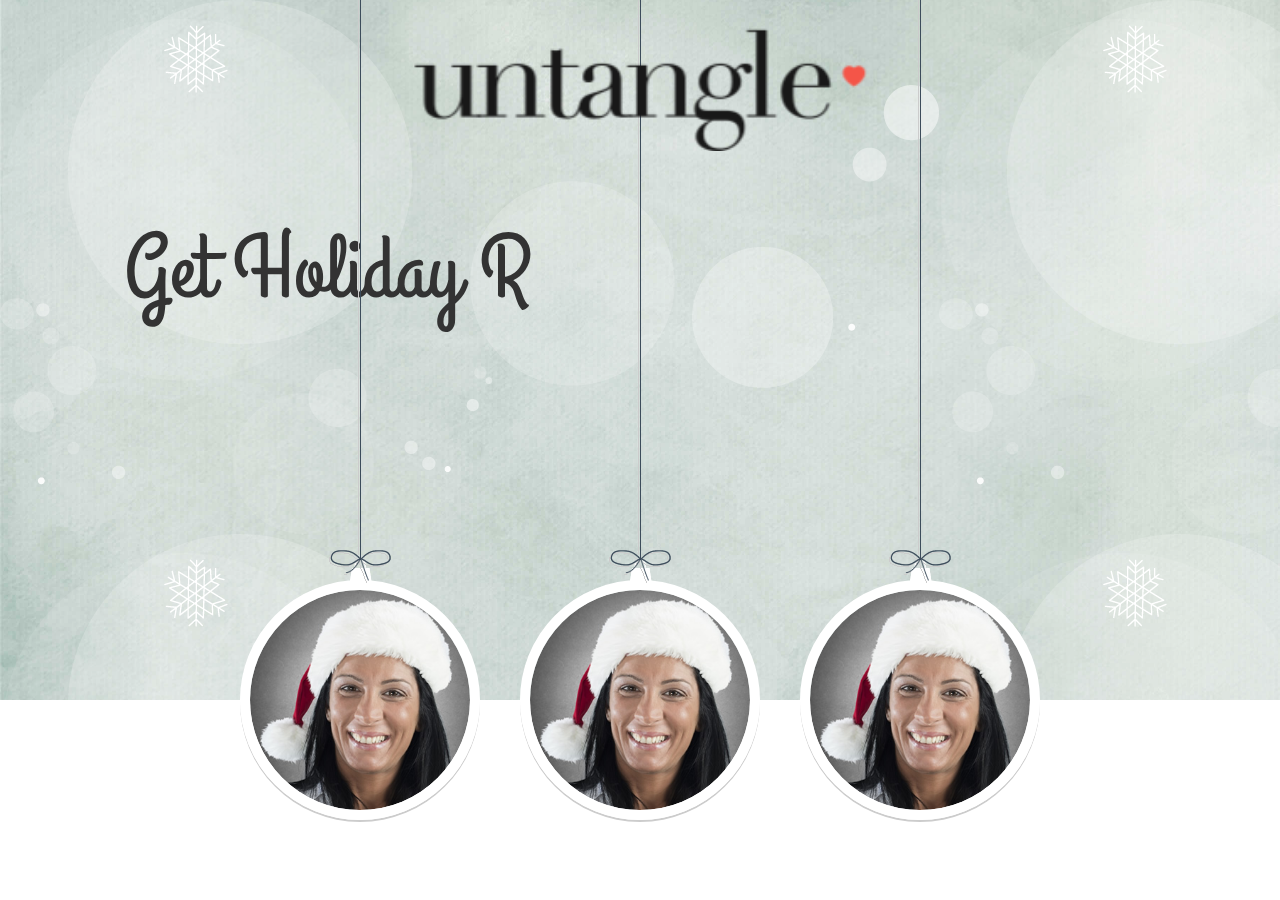
<file: HTML/versionnew.html>
<!DOCTYPE html>
<!--[if lt IE 9]><script src="http://html5shim.googlecode.com/svn/trunk/html5.js"></script><![endif]-->
<html>
<head>
	<meta charset="utf-8">
	<meta name="viewport" content="width=device-width, initial-scale=1.0, maximum-scale=1.0, user-scalable=0" >
	<title>Holiday Greetings</title>
	<meta name="description" content="">
	<meta name="keywords" content="">
	<link href='https://fonts.googleapis.com/css?family=Grand+Hotel&&amp;subset=latin,latin-ext' rel='stylesheet' type='text/css'>
	<link href="css/animate.css" rel="stylesheet">
	<link href="css/style.css" rel="stylesheet">
	<link href="css/themenew.css" rel="stylesheet">
	<link rel="shortcut icon" href="images/favicon.ico">
</head>
<body class="paper">
	<div class="overlay">
		<!--wrapper-->
		<div class="wrap">
			<!--header-->
			<header class="head">
				<!--logo-->
				<div class="logo"><a href="versionnew.html" title="Holiday Greetings"><img src="images/header-logo.png" alt="Holiday Greetings" /></a></div>
				<!--//logo-->
				
				<!--navigation-->
				<!--<nav class="social-nav red right">
					<ul>
						<li><a href="#" title=""><span class="tw-icon-facebook"></span></a></li>
						<li><a href="#" title=""><span class="tw-icon-youtube"></span></a></li>
						<li><a href="#" title=""><span class="tw-icon-rss"></span></a></li>
						<li><a href="#" title=""><span class="tw-icon-linkedin"></span></a></li>
						<li><a href="#" title=""><span class="tw-icon-gplus"></span></a></li>
						<li><a href="#" title=""><span class="tw-icon-twitter"></span></a></li>
						<li><a href="#" title=""><span class="tw-icon-vimeo"></span></a></li>
						<li><a href="#" title=""><span class="tw-icon-pinterest"></span></a></li>
					</ul>
				</nav>-->
				<!--//navigation-->
			</header>
			<!--//header-->
			
			<!--main-->
			<main class="main" >

				<div class="greeting1 text">
					<h1 data-in-effect="fadeIn">Get Holiday Ready with your favorite Instagrammers!</h1>
					<!--<a class="button" href="http://themeforest.net/item/holiday-greetings-landing-page-greeting-card/6372085?ref=themeenergy" title="Proceed to website">Proceed to website ></a>-->
				</div>
				<div class="ball b240 first">
						<a href="javascript:void(0)">
							<img src="images/temp/person6.jpg" alt="" />
							<div class="greeting">
								<div class="g-wrap">
									<h2>May the magic and the wonder of the holiday season stay with you throughout the coming year</h2>
									<p>John Doe, CEO</p>
								</div>
							</div>
						</a>
					</div>
				<div class="ball b240 second">
						<a href="javascript:void(0)">
							<img src="images/temp/person6.jpg" alt="" />
							<div class="greeting">
								<div class="g-wrap">
									<h2>May the magic and the wonder of the holiday season stay with you throughout the coming year</h2>
									<p>John Doe, CEO</p>
								</div>
							</div>
						</a>
					</div>
				<div class="ball b240 third">
						<a href="javascript:void(0)">
							<img src="images/temp/person6.jpg" alt="" />
							<div class="greeting">
								<div class="g-wrap">
									<h2>May the magic and the wonder of the holiday season stay with you throughout the coming year</h2>
									<p>John Doe, CEO</p>
								</div>
							</div>
						</a>
					</div>
			</main>
			<div class="footer_white"></div>
			<!--//main-->
		</div>
		<!--//wrapper-->
		
		<!--audio player-->
		<audio controls autoplay>
		  	<source src="media/audio.ogg" type="audio/ogg" />
			<source src="media/audio.mp3" type="audio/mpeg" />
			Your browser does not support the audio element.
		</audio>
		<!--//audio player-->
	</div>
	
	<!--contact-->
	<!--<div class="trees">
		<div class="contact white">
			<div class="wrap">
				<h2>Contact us</h2>
				<p>Send us an email. Lorem ipsum dolor sit amet, consectetur adipisicing elit, sed do eiusmod tempor incididunt ut labore et dolore magna aliqua. Ut enim ad minim veniam, quis nostrud exercitation ullamco laboris nisi ut aliquip ex ea commodo consequat.</p>
				<form method="post" action="contact_form_message.php" name="contactform" id="contactform">
					<fieldset>
						<div id="message"></div>
						<div class="f-row">
							<label for="name">Your name</label>
							<input type="text" id="name" name="name" />
						</div>
						<div class="f-row">
							<label for="email">Your e-mail</label>
							<input type="email" id="email" name="email" />
						</div>
						<div class="f-row">
							<label for="phone">Your phone number</label>
							<input type="number" id="phone" name="phone" />
						</div>
						<div class="f-row">
							<label for="comments">Your message</label>
							<textarea id="comments" name="comments"></textarea>
						</div>
						<div class="f-row">
							<input type="submit" name="submit" id="submit" value="Send" />
							<button id="close">Close</button>
						</div>	
					</fieldset>
				</form>
			</div>
		</div>
	</div>-->
	<!--//contact-->
	
	<!--footer-->
		<!--<footer class="foot white">
			<div class="wrap">
				<p>(C) Copyright  Holiday Greetings landing page template by <a href="http://themeforest.net/user/themeenergy/portfolio" title="themeenergy">themeenergy</a></p>
				
				<nav class="main-nav">
				<section class="balls">
					<ul>
						<li><a href="index.html" title="Go To Our Website">Go To Our Website</a></li>
						<li><a href="javascript:void(0)" title="Contact us" class="trigger">Contact us</a></li>
						<li><a href="http://themeforest.net/item/holiday-greetings-landing-page-greeting-card/6372085?ref=themeenergy" title="Buy now">Buy now</a></li>                 
					</ul>
					</section>
				</nav>
			</div>
		</footer>-->
		<!--//footer-->
	
	<script src="https://ajax.googleapis.com/ajax/libs/jquery/3.1.1/jquery.min.js"></script>
	<script src="js/jquery.lettering.js"></script>
	<script src="js/jquery.textillate.js"></script>
	<script src="js/scripts.js"></script>
	<script>
		$(function () {
		$('.text h1').textillate();
	})
	</script>
</body>
</file>
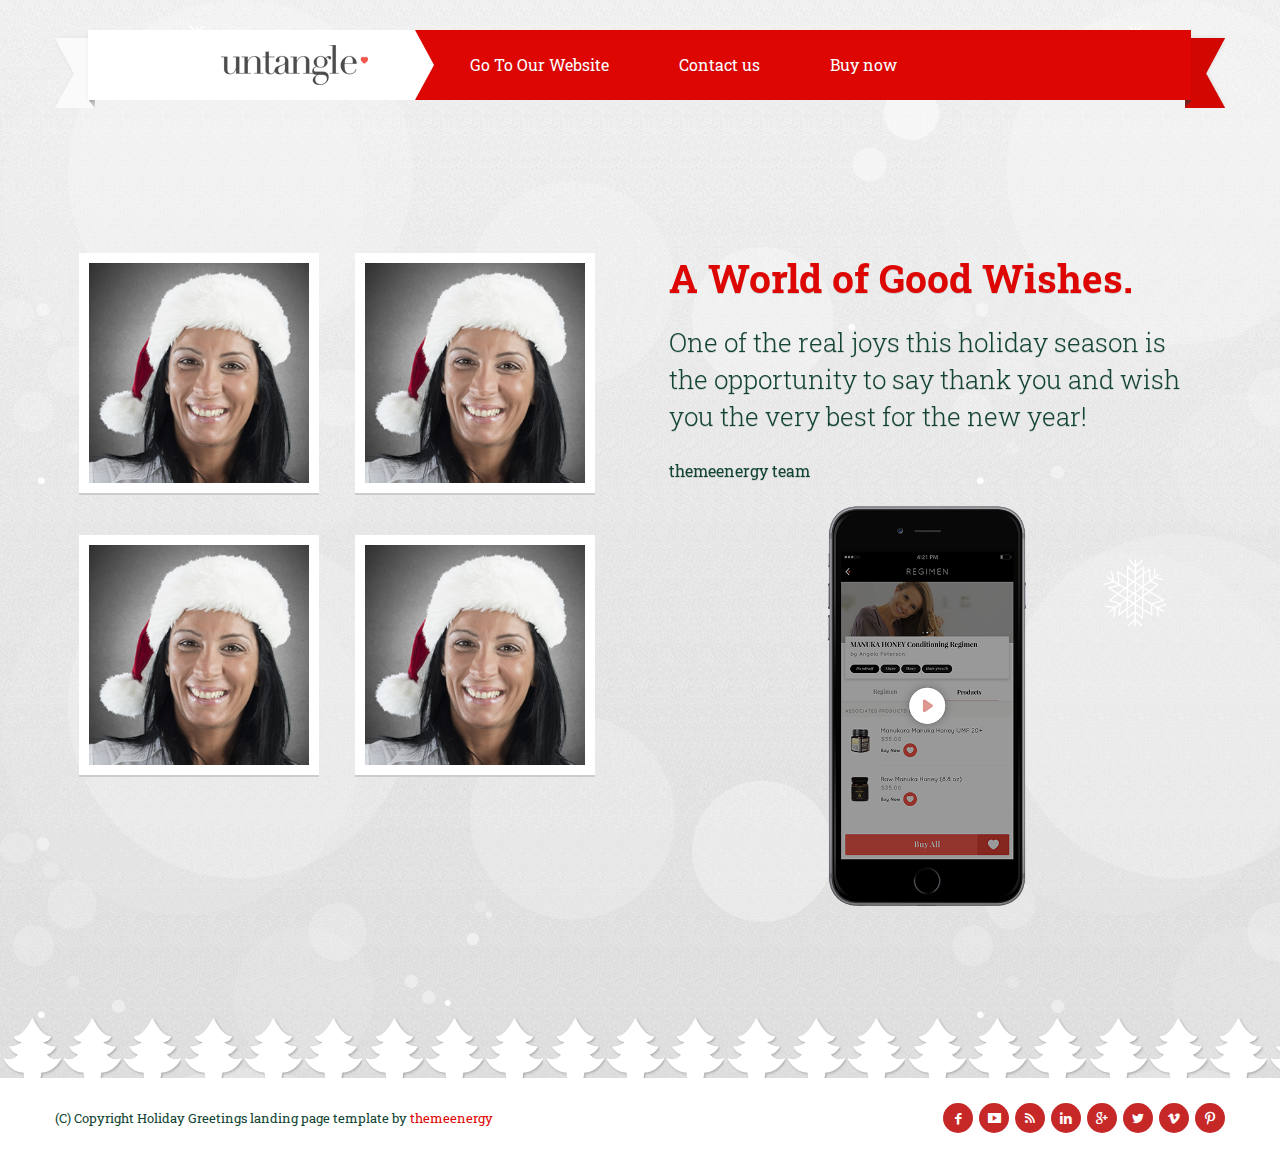
<file: HTML/versionnew2.html>
<!DOCTYPE html>
<!--[if lt IE 9]><script src="http://html5shim.googlecode.com/svn/trunk/html5.js"></script><![endif]-->
<html>
<head>
	<meta charset="utf-8">
	<meta name="viewport" content="width=device-width, initial-scale=1.0, maximum-scale=1.0, user-scalable=0" >
	<title>Holiday Greetings</title>
	<meta name="description" content="">
	<meta name="keywords" content="">
	<link href='http://fonts.googleapis.com/css?family=Roboto+Slab:400,100,300,700&amp;subset=latin,cyrillic-ext,greek-ext,greek,vietnamese,latin-ext,cyrillic' rel='stylesheet' type='text/css'>
	<link href="css/style.css" rel="stylesheet">
	<link href="css/themenew2.css" rel="stylesheet">
	<link rel="shortcut icon" href="images/favicon.ico">
</head>
<body class="lightsnow">
	<div class="overlay">
		<!--wrapper-->
		<div class="wrap">
			<!--header-->
			<header class="head ribbon">
				<!--logo-->
				<div class="logo"><a href="index.html" title="Holiday Greetings"><img src="images/logo-1.png" alt="Holiday Greetings" /></a></div>
				<!--//logo-->
				
				<!--navigation-->
				<nav class="main-nav">
					<ul>
						<li><a href="index.html" title="Go To Our Website">Go To Our Website</a></li>
						<li><a href="javascript:void(0)" title="Contact us" class="trigger">Contact us</a></li>
						<li><a href="http://themeforest.net/item/holiday-greetings-landing-page-greeting-card/6372085?ref=themeenergy" title="Buy now">Buy now</a></li>                 
					</ul>
				</nav>
				<!--//navigation-->
			</header>
			<!--//header-->
			
			<!--main-->
			<main class="main">

				<!--greeting-->
				<section class="greeting1">
					<h1>A World of Good Wishes. </h1>
					<h2>One of the real joys this holiday season is the opportunity to say thank you and wish you the very best for the new year!</h2>
					<h3>themeenergy team</h3>
					<div class="phone_pic trigger"><img src="images/main-phone.png"></div>
				</section>
				<!--//greeting-->
				<!--tree-->
				<aside class="tree">
				<div class="ball b240 first">
						<a href="javascript:void(0)" class="trigger">
							<img src="images/temp/person6.jpg" alt="" />
							<div class="greeting">
								<div class="g-wrap">
									<h2>May the magic and the wonder of the holiday season stay with you throughout the coming year</h2>
									<p>John Doe, CEO</p>
								</div>
							</div>
						</a>
					</div>
				<div class="ball b240 second">
						<a href="javascript:void(0)" class="trigger">
							<img src="images/temp/person6.jpg" alt="" />
							<div class="greeting">
								<div class="g-wrap">
									<h2>May the magic and the wonder of the holiday season stay with you throughout the coming year</h2>
									<p>John Doe, CEO</p>
								</div>
							</div>
						</a>
					</div>
				<div class="ball b240 third">
						<a href="javascript:void(0)" class="trigger">
							<img src="images/temp/person6.jpg" alt="" />
							<div class="greeting">
								<div class="g-wrap">
									<h2>May the magic and the wonder of the holiday season stay with you throughout the coming year</h2>
									<p>John Doe, CEO</p>
								</div>
							</div>
						</a>
					</div>

				<div class="ball b240 fourth">
						<a href="javascript:void(0)" class="trigger">
							<img src="images/temp/person6.jpg" alt="" />
							<div class="greeting">
								<div class="g-wrap">
									<h2>May the magic and the wonder of the holiday season stay with you throughout the coming year</h2>
									<p>John Doe, CEO</p>
								</div>
							</div>
						</a>
					</div>
					<!--<div class="row">
						<div class="star"></div>
					</div>
					<div class="row">
						<div class="ball"><a href="javascript:void(0)"><img src="images/temp/person1.jpg" alt="" /></a></div>
					</div>
					<div class="row">
						<div class="ball"><a href="javascript:void(0)"><img src="images/temp/person2.jpg" alt="" /></a></div>
						<div class="ball"><a href="javascript:void(0)"><img src="images/temp/person3.jpg" alt="" /></a></div>
					</div>
					<div class="row">
						<div class="ball"><a href="javascript:void(0)"><img src="images/temp/person4.jpg" alt="" /></a></div>
						<div class="ball"><a href="javascript:void(0)"><img src="images/temp/person5.jpg" alt="" /></a></div>
						<div class="ball"><a href="javascript:void(0)"><img src="images/temp/person6.jpg" alt="" /></a></div>
					</div>
					<div class="row">
						<div class="ball"><a href="javascript:void(0)"><img src="images/temp/person7.jpg" alt="" /></a></div>
						<div class="ball"><a href="javascript:void(0)"><img src="images/temp/person8.jpg" alt="" /></a></div>
						<div class="ball"><a href="javascript:void(0)"><img src="images/temp/person9.jpg" alt="" /></a></div>
						<div class="ball"><a href="javascript:void(0)"><img src="images/temp/person10.jpg" alt="" /></a></div>
					</div>
					<div class="row">
						<div class="ball"><a href="javascript:void(0)"><img src="images/temp/person11.jpg" alt="" /></a></div>
						<div class="ball"><a href="javascript:void(0)"><img src="images/temp/person12.jpg" alt="" /></a></div>
						<div class="ball"><a href="javascript:void(0)"><img src="images/temp/person13.jpg" alt="" /></a></div>
						<div class="ball"><a href="javascript:void(0)"><img src="images/temp/person14.jpg" alt="" /></a></div>
						<div class="ball"><a href="javascript:void(0)"><img src="images/temp/person1.jpg" alt="" /></a></div>
					</div>-->
				</aside>
				<!--//tree-->
				
			</main>
			<!--//main-->
		</div>
		<!--//wrapper-->
		
		<!--footer-->
		<footer class="foot trees">
			<div class="wrap">
				<p>(C) Copyright  Holiday Greetings landing page template by <a href="http://themeforest.net/user/themeenergy/portfolio" title="themeenergy">themeenergy</a></p>
				<!--navigation-->
				<nav class="social-nav red">
					<ul>
						<li><a href="#" title=""><span class="tw-icon-facebook"></span></a></li>
						<li><a href="#" title=""><span class="tw-icon-youtube"></span></a></li>
						<li><a href="#" title=""><span class="tw-icon-rss"></span></a></li>
						<li><a href="#" title=""><span class="tw-icon-linkedin"></span></a></li>
						<li><a href="#" title=""><span class="tw-icon-gplus"></span></a></li>
						<li><a href="#" title=""><span class="tw-icon-twitter"></span></a></li>
						<li><a href="#" title=""><span class="tw-icon-vimeo"></span></a></li>
						<li><a href="#" title=""><span class="tw-icon-pinterest"></span></a></li>
					</ul>
				</nav>
				<!--//navigation-->
			</div>
		</footer>
		<!--//footer-->
		
		<!--audio player-->
		<!--//audio player-->
	</div>
	
	<!--contact-->
	<div class="snow"></div>
	<div class="contact">
		<div class="wrap">
			<!--<h4>Contact us</h4>
			<p>Send us an email. Lorem ipsum dolor sit amet, consectetur adipisicing elit, sed do eiusmod tempor incididunt ut labore et dolore magna aliqua. Ut enim ad minim veniam, quis nostrud exercitation ullamco laboris nisi ut aliquip ex ea commodo consequat.</p>-->
			<!--<form method="post" action="contact_form_message.php" name="contactform" id="contactform">
				<fieldset>
					<div id="message"></div>
					<div class="f-row">
						<label for="name">Your name</label>
						<input type="text" id="name" name="name" />
					</div>
					<div class="f-row">
						<label for="email">Your e-mail</label>
						<input type="email" id="email" name="email" />
					</div>
					<div class="f-row">
						<label for="phone">Your phone number</label>
						<input type="number" id="phone" name="phone" />
					</div>
					<div class="f-row">
						<label for="comments">Your message</label>
						<textarea id="comments" name="comments"></textarea>
					</div>
					<div class="f-row">
						<input type="submit" name="submit" id="submit" value="Send" />
						<button id="close">Close</button>
					</div>	
				</fieldset>
			</form>-->
			<form method="post" action="contact_form_message1.php" name="contactform" id="contactform">
				<fieldset>
					<div id="message"></div>
					<div class="f-row">
						<label for="regimen">Which regimen would you like to receive?</label><br>
						<div class="align_center">
						  	<div>
							  	<div><input type="checkbox" name="regimen" class="regimen" value="'Pixie'" id="regimen"><label for="regimen"></label><br></div>
							  	<div><input type="checkbox" name="regimen" class="regimen" value="'Alva'" id="regimen1"><label for="regimen1"></label><br></div>
							</div>
							<div>
								<div><input type="checkbox" name="regimen" class="regimen" value="'Stephanie Lee'" id="regimen2"><label for="regimen2"></label><br></div>
						  		<div><input type="checkbox" name="regimen" class="regimen" value="'Kluermoi'" id="regimen3"> <label for="regimen3"></label><br></div>
						  	</div>
						</div>
					</div>
					<div class="f-row">
					Please provide one method where you would like to receive your unique invite code too. Don't worry, we will not sell or share your information!
					</div>
					<!--<div class="f-row">
						<label for="name">Your name</label>
						<input type="text" id="name" name="name" />
					</div>-->
					<div class="f-row">
						<label for="email">Your Email: </label>
						<input type="email" id="email" name="email" />
					</div>
					<div class="f-row">
						<label for="phone">Your Mobile Number: </label>
						<input type="number" id="phone" name="phone" />
					</div>
					<!--<div class="f-row">
					We want to know more about you. It's completely anonymous and optional! 
					</div>
					<div class="f-row">
						<div class="oneline">
							<label for="gender">Gender: </label>
							<select id="gender" name="gender">
							  <option value="Male">Male</option>
							  <option value="Female">Female</option>
							  <option value="Other">Other</option>
							</select>
						</div>
						<div class="oneline">
							<label for="agegroup">Age Group: </label>
							<select id="agegroup" name="agegroup">
							  <option value="junior">junior</option>
							  <option value="senior">senior</option>
							</select>
						</div>
						<div class="oneline">
							<label for="zip_postal">Zip / Postal Code: </label>
							<input type="text" id="zip_postal" name="zip_postal" />
						</div>
					</div>
					<div class="f-row">
						<label for="cosmetic">What typical budget do you have a month for cosmetic products?</label>
						<select id="cosmetic" name="cosmetic">
						  <option value="$50">$50</option>
						  <option value="$500">$500</option>
						  <option value="$5000">$5000</option>
						</select>
					</div>
					<div class="f-row">
						<label for="product">Which product or products do you find yourself most interested in?</label>
						<select id="product" name="product">
						  <option value="Lipstick">Lipstick</option>
						  <option value="Skin-Care Creams">Skin-Care Creams</option>
						  <option value="Creams">Creams</option>
						  <option value="Lotions">Lotions</option>
						  <option value="Perfumes">Perfumes</option>
						  <option value="Concealer">Concealer</option>
						</select>
					</div>-->
					<div class="f-row">
						<input type="submit" name="submit" id="submit" value="Send" />
						<button id="close">Close</button>
					</div>	
				</fieldset>
			</form>
		</div>
	</div>
	<!--//contact-->
	
	<script src="https://ajax.googleapis.com/ajax/libs/jquery/3.1.1/jquery.min.js"></script>
	<script src="js/scriptsnew.js"></script>
</body>
</file>
<file: HTML/css/style.css>
* {box-sizing:border-box;-webkit-box-sizing:border-box;-moz-box-sizing:border-box;}
html,body {width:100%;-webkit-text-size-adjust:auto;-webkit-overflow-scrolling: touch;-webkit-tap-highlight-color:#c62828;}
html,body,div,span,object,iframe,h1,h2,h3,h4,h5,h6,p,blockquote,pre,a,abbr,address,cite,code,del,dfn,em,img,ins,q,small,strong,sub,sup,dl,dt,dd,ol,ul,li,fieldset,form,label,legend,input,table,caption,tbody,tfoot,thead,tr,th,td,figure{border:0;margin:0;padding:0}
img,fieldset,abbr,acronym{border:0;}
article,aside,figure,figcaption,hgroup,footer,header,nav,section,video,object{display:block;}
audio, canvas, video { display: inline-block; *display: inline; *zoom: 1; }

/*TYPOGRAPHY*/
body {font-size:14px;line-height:1.32;text-align:center;overflow-x:hidden;-webkit-text-size-adjust: none;font-family:Helvetica,Arial,sans-serif;}

h1 {font-weight:700;padding:0 0 20px;}
h2 {font-weight:300;padding:0 0 20px;}
h3 {font-weight:400;padding:0 0 20px;}
h4 {font-weight:400;padding:0 0 20px;}
h5 {font-weight:400;padding:0 0 20px;}
h6 {font-weight:400;padding:0 0 20px;}

p 	{padding:0 0 20px;line-height:1.4;}

ul		{margin:0 0 20px;}
ul li	{list-style:none;}
ol		{margin:0 0 20px 25px;}
ol li 	{list-style:decimal outside;}

nav ul {margin:0;}

img {border: 0;-ms-interpolation-mode: bicubic;vertical-align: middle;display:block;}
img,embed,object,video,iframe {max-width: 100%;}

a 				{color:#de0603;text-decoration:none; -webkit-transition:all .3s ease-in;  -moz-transition:all .3s ease-in;  -o-transition:all .3s ease-in;  transition:all .3s ease-in;}
.dark a	{color:#fff;}
.white a 	{color:#de0603;}

table {border-collapse: collapse; border-spacing:0;width:100%;margin:0 0 20px;}
th 	{vertical-align:middle;font-size:13px;font-weight:600;text-align:left;padding:8px 20px;}
td 	{vertical-align:middle;font-size:13px;font-weight:400;padding:8px 20px;}

::-moz-selection {background:#c62828;color:#fff;-webkit-text-shadow:none;-moz-text-shadow:none;text-shadow:none;}
::selection 	 	{background:#c62828;color:#fff;-webkit-text-shadow:none;-moz-text-shadow:none;text-shadow:none;}

/* SOCIAL ICONS */
@font-face {
  font-family: 'tw social';
  src: url('../fonts/tw-social-icons.eot?61147588');
  src: url('../fonts/tw-social-icons.eot?61147588#iefix') format('embedded-opentype'),
       url('../fonts/tw-social-icons.woff?61147588') format('woff'),
       url('../fonts/tw-social-icons.ttf?61147588') format('truetype'),
       url('../fonts/tw-social-icons.svg?61147588#tw-social') format('svg');
  font-weight: normal;
  font-style: normal;
}
 
 [class^="tw-icon-"]:before, [class*=" tw-icon-"]:before {
  font-family: "tw social";
  font-style: normal;
  font-weight: normal;
  speak: none;
 
  display: inline-block;
  text-decoration: none;
  width: 1em;
  text-align: center;
 
  font-variant: normal;
  text-transform: none;
}
 
.tw-icon-youtube:before { content: '\e817'; }
.tw-icon-reddit:before { content: '\e818'; }
.tw-icon-digg:before { content: '\e81a'; }
.tw-icon-deviantart:before { content: '\e819'; }
.tw-icon-left-open:before { content: '\e75d'; }
.tw-icon-rss:before { content: '\e81b'; }
.tw-icon-github:before { content: '\e800'; }
.tw-icon-flickr:before { content: '\e801'; }
.tw-icon-vimeo:before { content: '\e802'; }
.tw-icon-twitter:before { content: '\e803'; }
.tw-icon-facebook:before { content: '\e804'; }
.tw-icon-gplus:before { content: '\e805'; }
.tw-icon-pinterest:before { content: '\e806'; }
.tw-icon-tumblr:before { content: '\e807'; }
.tw-icon-linkedin:before { content: '\e808'; }
.tw-icon-dribbble:before { content: '\e809'; }
.tw-icon-stumbleupon:before { content: '\e80a'; }
.tw-icon-lastfm:before { content: '\e80b'; }
.tw-icon-instagram:before { content: '\e80c'; }
.tw-icon-dropbox:before { content: '\e815'; }
.tw-icon-evernote:before { content: '\e814'; }
.tw-icon-skype:before { content: '\e80d'; }
.tw-icon-renren:before { content: '\e80e'; }
.tw-icon-paypal:before { content: '\e80f'; }
.tw-icon-picasa:before { content: '\e810'; } 
.tw-icon-soundcloud:before { content: '\e811'; }
.tw-icon-behance:before { content: '\e812'; } 
.tw-icon-google-circles:before { content: '\e813'; }
.tw-icon-smashing:before { content: '\e816'; }

.social-nav li 			{display:inline-block;margin:0 0 3px 3px;-webkit-transition: all 0.4s ease-in-out;-moz-transition: all 0.4s ease-in-out;-o-transition: all 0.4s ease-in-out;-ms-transition: all 0.4s ease-in-out;transition: all 0.4s ease-in-out;}
.social-nav li a 		{background:#fff;color:#505050;display:inline-block;text-align:center;width:30px;height:30px;line-height:30px;-webkit-border-radius:20px;-moz-border-radius:20px;border-radius:20px;}
.social-nav li a:hover,
.social-nav li a:focus,
.social-nav.red a 				{background:#c62828;color:#fff;}
.social-nav.red a:hover,
.social-nav.red a:focus 		{background:#b71c1c;color:#fff;}


/* BACKGROUNDS */
.lightsnow 	{background:#ddd url(../images/bgr/body_lightsnow.jpg) 0 0 repeat-x;color:#114532;}
.paper 		{background:#BCCFC6 url(../images/bgr/body_paper.jpg) 50% 50% no-repeat;color:#114532; -webkit-background-size: cover;-moz-background-size: cover;-o-background-size: cover;background-size: cover;}
.wall 			{background:#fff url(../images/bgr/body_brickwall.png) 50% 50% repeat;color:#114532;}
.decor			{background:#3C444E url(../images/bgr/body_decor.jpg) 0 0 no-repeat;color:#fff; -webkit-background-size: 100% 100%;-moz-background-size: 100% 100%;-o-background-size: 100% 100%;background-size: 100% 100%;}
.trees 			{background:url(../images/bgr/trees.png) 0 0 repeat-x;padding:86px 0 0 !important;position:relative;z-index:2;display:inline-block;width:100%;}
.woods 		{background:url(../images/bgr/woods.png) 0 0 repeat-x;padding:250px 0 0;position:relative;z-index:2;display:inline-block;width:100%;}
.dark			{background:#313140;color:#fff;}
.white 			{background:#fff;color:#313140;}

.stars, .twinkling 	{position:fixed;top:0;left:0;right:0;bottom:0;width:100%;height:100%;display:block;}
.stars 					{background:#313140 url(../images/bgr/stars.png) repeat top center;z-index:0;}
.twinkling			{background:transparent url(../images/bgr/twinkling.png) repeat top center;z-index:1;-moz-animation:move-twink-back 200s linear infinite;-ms-animation:move-twink-back 200s linear infinite;-o-animation:move-twink-back 200s linear infinite;-webkit-animation:move-twink-back 200s linear infinite;  animation:move-twink-back 200s linear infinite;}

@keyframes move-twink-back {
    from {background-position:0 0;}
    to {background-position:-10000px 5000px;}
}
@-webkit-keyframes move-twink-back {
    from {background-position:0 0;}
    to {background-position:-10000px 5000px;}
}
@-moz-keyframes move-twink-back {
    from {background-position:0 0;}
    to {background-position:-10000px 5000px;}
}
@-ms-keyframes move-twink-back {
    from {background-position:0 0;}
    to {background-position:-10000px 5000px;}
}


/*LAYOUT*/
.overlay 	{float:left;width:100%;background:url(../images/bgr/overlay.png) 0 0 repeat;}
.wrap 		{width:1170px;max-width:100%;text-align:left;margin:0 auto;display:inline-block;}
.head,.main,.foot {float:left;width:100%;}

.left 		{float:left;}
.right 	{float:right;}

/*HEADER*/
.head					{padding:30px 40px;position:relative;z-index:999;width:100%;max-width:100%;height:120px;}
.head .wrap		{height:100%;}
.head.wide 		{padding:10px 0;height:80px;}
.head.wide a 					{color:#505050;}
.head.wide a:hover,
.head.wide a:focus 		{color:#de0603;}
.head .logo 				{float:left;height:100%;display:table;}
.head .logo a 				{display:table-cell;vertical-align:middle;width:100%;height:100%;text-align:center;}
.head .logo img 			{display:inline;max-width:90%;}
.head nav 					{height:100%;display:table;}
.head nav ul 				{display:table-cell;vertical-align:middle;}

.head.ribbon 				{background:#DE0603;padding:0;margin:30px 40px;width:1090px;height:70px;}
.head.ribbon:before 	{content:"";position:absolute;top:0;left:-40px;background:url(../images/bgr/ribbon_left.png) 0 0 no-repeat;width:40px;height:78px;}
.head.ribbon:after 		{content:"";position:absolute;top:0;right:-40px;background:url(../images/bgr/ribbon_right.png) 0 0 no-repeat;width:40px;height:78px;}

.ribbon .logo 			{background:#fff;width:320px;position:relative;padding:0;}
.ribbon .logo:after 	{content:"";position:absolute;top:0;right:-19px;width:0;height:0;border-style: solid;border-width: 35px 0 35px 19px;border-color: transparent transparent transparent #fff;}

.ribbon .main-nav 			{float:left;}
.ribbon .main-nav li 		{float:left;height:70px;font-size:16px;line-height:70px;}
.ribbon .main-nav li a 	{float:left;height:100%;color:#fff;padding:0 20px;-webkit-text-shadow:0 1px 0 #C80702;-moz-text-shadow:0 1px 0 #C80702;text-shadow:0 1px 0 #C80702;}
.ribbon .main-nav li a:hover,
.ribbon .main-nav li a:focus 		{background:#fff;color:#c62828;-webkit-text-shadow:none;-moz-text-shadow:none;text-shadow:none;}
.ribbon .main-nav li:first-child a {padding-left:40px;}

.main-nav li {display:inline-block;padding:0 15px;}

.textright 		{text-align:right;}
.textleft	 	{text-align:left;}
.uppercase 	{text-transform:uppercase;}

/*MAIN*/
.main {min-height:800px;padding:0 0 100px;}

/*FOOTER*/

.foot 	{font-size:13px;padding:20px 0 15px;line-height:normal;}
.foot p {float:left;max-width:50%;padding:0;line-height:30px;}

.foot nav 			{float:right;}
.foot nav a 			{}
.foot .main-nav li {float:left;padding:0 0 0 20px;line-height:30px;}

/*CONTACT*/
.contact h1			{font-size:39px;}
.contact p 			{font-size:14px;color:#666;}
.contact form		{width:100%;}
.f-row					{float:left;width:100%;padding:0 0 15px;}
.loader 				{float:right;}

::-webkit-input-placeholder,
:-moz-placeholder,
::-moz-placeholder,
:-ms-input-placeholder 		{color:#444;}

input::-webkit-outer-spin-button,
input::-webkit-inner-spin-button {-webkit-appearance: none;margin: 0;}

fieldset	 {display:inline-block;width:100%;}
label 	{cursor: pointer;font-size:14px;font-weight:400;padding:0 0 10px;display:inline-block; }
input,textarea, button {outline: none;-webkit-box-shadow:none !important;-moz-box-shadow:none !important;box-shadow:none !important; -webkit-transition:all .3s ease-in;  -moz-transition:all .3s ease-in;  -o-transition:all .3s ease-in;  transition:all .3s ease-in;}
button, input, select, textarea { margin: 0; vertical-align: baseline; *vertical-align: middle; }
button, input[type="button"], input[type="reset"], input[type="submit"] {float:left;cursor: pointer; -webkit-appearance: button; background:#fff;border:1px solid #ccc;font-size:14px;font-weight:700;padding:10px;-webkit-border-radius:5px;-moz-border-radius:5px;border-radius:5px;margin:0 5px 0 0;}
input[type="checkbox"], input[type="radio"] { box-sizing: border-box; }
input[type="search"] { -webkit-appearance: textfield; -moz-box-sizing: content-box; -webkit-box-sizing: content-box; box-sizing: content-box; }
input[type="search"]::-webkit-search-decoration { -webkit-appearance: none; }
input[type="search"],input[type="email"],input[type="text"],input[type="number"],input[type="password"],input[type="file"]{border:1px solid #ccc;font-size:14px;font-weight:400;padding:10px;width:100%;-webkit-border-radius:5px;-moz-border-radius:5px;border-radius:5px;}
textarea	{border:1px solid #ccc;font-size:14px;font-weight:400;padding:10px;width:100%;min-height:150px;-webkit-border-radius:5px;-moz-border-radius:5px;border-radius:5px;  resize: none;}
input:focus,
input:hover,
button:focus,
button:hover,
textarea:focus,
textarea:hover 	{border-color:#333;color:#333;}

.button {display:inline-block;background:#c62828;padding:0 20px;font-size:12px;font-weight:bold;height:34px;line-height:34px;text-transform:uppercase;color:#fff;-webkit-border-radius:17px;-moz-border-radius:17px;border-radius:17px;}
.button:hover,
.button:focus {background:#b71c1c;}

input.red,button.red {background:#c62828;border:none;color:#fff;}
input.red:hover,button.red:hover,
input.red:focus,button.red:focus {background:#b71c1c;}

.error_message {background:#c62828;width:100%;padding:10px 5%;margin:0 0 20px;color:#fff;}

@-webkit-keyframes snow {
0% {background-position: 0px 0px, 0px 0px, 0px 0px;}
 50% {background-color:#b4cfe0;}
 100% {background-position: 500px 1000px, 400px 400px, 300px 300px; background-color:#6b92b9;}
}

@-moz-keyframes snow {
0% {background-position: 0px 0px, 0px 0px, 0px 0px;}
100% {background-position: 500px 1000px, 400px 400px, 300px 300px;}
}

@-o-keyframes snow {
0% {background-position: 0px 0px, 0px 0px, 0px 0px;}
100% {background-position: 500px 1000px, 400px 400px, 300px 300px;}
}
 
@-ms-keyframes snow {
0% {background-position: 0px 0px, 0px 0px, 0px 0px;}
 100% {background-position: 500px 1000px, 400px 400px, 300px 300px;}
}

@keyframes snow {
0% {background-position: 0px 0px, 0px 0px, 0px 0px;}
 100% {background-position: 500px 1000px, 400px 400px, 300px 300px;}
}
 
/*AUDIOPLAYER*/
audio {display:none;visibility:hidden;}


/*MOBILE*/
@media screen and (max-width: 1200px) {
.wrap 					{width:960px;}
.head 					{width:100%;}
.head.ribbon  		{width:880px;}
.contact  .wrap 	{width:60%;}
}

@media screen and (max-width: 980px) {
.wrap {width:92%;}
.head.ribbon 				{margin:0 0 0 -4%;width:108%;}
.head.ribbon:before,
.head.ribbon:after 		{display:none;}
.ribbon .logo 				{width:35%;}
.ribbon nav 				{width:65%;}
.ribbon nav li a 			{padding:0 10%;}

.contact  .wrap {width:70%;margin-top:20px;}

}

@media screen and (max-width: 800px) {
.head								{height:auto;padding:10px 0 0;} 
.head .wrap					{width:100%;text-align:center;float:left;}
.head .logo						{width:100%;padding:3px 0 10px;}
.head .logo a 					{display:block;}
.head.ribbon					{background:#fff;width:100%;margin:0;}
.ribbon .logo					{padding:20px 0;}
.ribbon .logo:after			{display:none;}
.ribbon .logo a 				{float:left;width:100%;}
.head .wrap 					{width:100%;text-align:center;}
.head .main-nav					{width:100%;background:#c62828;text-align:center;height:auto;}
.head .main-nav li 				{float:none !important;display:inline-flex !important;height:auto !important;line-height:normal !important;text-align:center;padding:0;}
.head .main-nav li a 			{padding:13px 20px !important;color:#fff !important;}

.head .social-nav {width:100%;float:none;text-align:center;}

.foot p 		{width:100%;max-width:100%;text-align:center;line-height:1.4;padding:0 0 20px;}
.foot nav 	{width:100%;max-width:100%;text-align:center;padding:0 0 20px;}
.foot nav li 	{float: none !important;display:inline-block;}

.contact  .wrap 	{width:90%;}
.contact h1		{font-size:29px;}
.contact  form 	{width:100%;}

.overlay > .wrap {width:100%;}
}

@media screen and (max-width: 650px) {
.main {min-height:400px;}	
}

@media screen and (max-width: 480px) {
.head .main-nav li a 				{font-size:14px;padding:0 10px;}
}

@media screen and (max-width: 320px) {
.head .main-nav li 			{width:100%;}
.head .main- li a 			{width:100%;}
.contact .wrap 				{padding:25px;}
}
</file>
<file: HTML/css/theme1.css>
body {font-family:'Roboto Slab',Arial,Helvetica,sans-serif;}

h1 {font-size:39px;padding:0 0 20px;color:#de0603;-webkit-text-shadow:0 1px 0 #ccc;-moz-text-shadow:0 1px 0 #ccc;text-shadow:0 1px 0 #ccc;}
h2 {font-size:26px;padding:0 0 25px;line-height:1.42;-webkit-text-shadow:0 1px 0 #ccc;-moz-text-shadow:0 1px 0 #ccc;text-shadow:0 1px 0 #ccc;}
h3 {font-size:16px;padding:0 0 20px;-webkit-text-shadow:0 1px 0 #ccc;-moz-text-shadow:0 1px 0 #ccc;text-shadow:0 1px 0 #ccc;}

.tree 		{float:left;width:525px;margin:25px 0;max-width:100%;}
.row 		{float:left;width:100%;text-align:center;margin-bottom:-20px;}
.row:first-child {margin-bottom:-5px;}
.star		{display:inline-block;background:url(../images/bgr/star.png) 50% 0 no-repeat;width:94px;height:90px;-webkit-transition: all 0.4s ease-in-out;-moz-transition: all 0.4s ease-in-out;-o-transition: all 0.4s ease-in-out;-ms-transition: all 0.4s ease-in-out;transition: all 0.4s ease-in-out;}
.star:hover {-webkit-transform:rotate(145deg);-moz-transform:rotate(145deg);-o-transform:rotate(145deg);-ms-transform:rotate(145deg);transform:rotate(145deg);}
.ball 		{display:inline-block;background:url(../images/bgr/ball.png) 50% 0 no-repeat;width:102px;height:117px;background-size:contain;}
.ball a 		{float:left;display:block;width:92px;height:92px;-webkit-border-radius:50%;-moz-border-radius:50%;border-radius:50%;margin:18px 0 0 3px;position:relative;-webkit-transition: all 0.4s ease-in-out;-moz-transition: all 0.4s ease-in-out;-o-transition: all 0.4s ease-in-out;-ms-transition: all 0.4s ease-in-out;transition: all 0.4s ease-in-out;}
.ball img 	{opacity:0;-webkit-border-radius:46px;-moz-border-radius:46px;border-radius:46px;border:2px solid #fff;background:#fff;-webkit-transition: all 0.4s ease-in-out;-moz-transition: all 0.4s ease-in-out;-o-transition: all 0.4s ease-in-out;-ms-transition: all 0.4s ease-in-out;transition: all 0.4s ease-in-out;}
.ball a:hover img,
.open img{opacity:1;}

.greeting {float:right;width:516px;margin:123px 40px 0 0;max-width:100%;}

.contact 				{display:none;position:absolute;top:0;left:0;z-index:999;width:100%;height:100%;}
.snow					{display:none;position:fixed;top:0;left:0;width:100%;height:100%;z-index:900;background-color:#eee;background-color:rgba(204, 204, 204, 0.3);background-image: url(../images/bgr/snowflake1.png), url(../images/bgr/snowflake2.png), url(../images/bgr/snowflake3.png);-webkit-animation: snow 20s linear infinite;-moz-animation: snow 20s linear infinite;-o-animation: snow 20s linear infinite;-ms-animation: snow 20s linear infinite;animation: snow 20s linear infinite;}
.contact  .wrap 	{width:40%;margin:30px auto;background:#fff;padding:25px 40px;border:1px solid #eee;-webkit-box-shadow:0 0 5px rgba(0,0,0,.1);-moz-box-shadow:0 0 5px rgba(0,0,0,.1);box-shadow:0 0 5px rgba(0,0,0,.1);}

.trees {padding-bottom:20px !important;}

@media screen and (max-width: 1200px) {
.tree 		{width:60%;}
.greeting 	{width:40%;margin-right:0;}
}

@media screen and (max-width: 980px) {
.tree 		{width:100%;float:left;}
.greeting 	{width:100%;float:left;text-align:center;margin-top:20px;}
}

@media screen and (min-width: 960px) {
.tree		{-webkit-animation: tree 1.8s linear forwards; -moz-animation: tree 1.8s linear forwards; -o-animation: tree 1.8s linear forwards;-ms-animation: tree 1.8s linear forwards; animation:tree 1.8s linear forwards;-webkit-backface-visibility: hidden; -moz-backface-visibility:hidden;-ms-backface-visibility:hidden;}
.greeting 	{-webkit-animation: greeting 1.8s linear forwards; -moz-animation: greeting 1.8s linear forwards; -o-animation: greeting 1.8s linear forwards;-ms-animation: greeting 1.8s linear forwards; animation:greeting 1.8s linear forwards;-webkit-backface-visibility: hidden; -moz-backface-visibility:hidden;-ms-backface-visibility:hidden;}
}

@media screen and (max-width: 650px) {
.ball 	{width:70px;height:81px;}
.ball a 	{width:63px;height:63px;margin:13px 0 0 2px;}
}

@media screen and (max-width: 480px) {
.row	{margin-bottom:-10px;}
.ball 	{width:50px;height:58px;}
.ball a 	{width:46px;height:46px;margin:9px 0 0 1px;}
}

@media screen and (max-width: 320px) {
.tree {display:none;}
h1 {font-size:29px;}
h2 {font-size:20px;}
h3 {font-size:16px;}
}

/*ANIMATIONS*/
@-webkit-keyframes greeting {
	0% 		{opacity: 0;-webkit-transform: translateX(2000px);}
	100% 	{opacity: 1;-webkit-transform: translateX(0);}
}

@-moz-keyframes greeting {
	0% 		{opacity: 0;-moz-transform: translateX(2000px);}
	100% 	{opacity: 1;-moz-transform: translateX(0);}
}

@-o-keyframes greeting {
	0% 		{opacity: 0;-o-transform: translateX(2000px);}
	100% 	{opacity: 1;-o-transform: translateX(0);}
}

@-ms-keyframes greeting {
	0%	 	{opacity: 0;-ms-transform: translateX(2000px);}
	100% 	{opacity: 1;-ms-transform: translateX(0);}
}

@keyframes greeting {
	0%	 	{opacity: 0;transform: translateX(2000px);}
	100% 	{opacity: 1;transform: translateX(0);}
}

@-webkit-keyframes tree {
	0% 		{opacity: 0;-webkit-transform: translateY(2000px);}
	100% 	{opacity: 1;-webkit-transform: translateY(0);}
}

@-moz-keyframes tree {
	0% 		{opacity: 0;-moz-transform: translateY(2000px);}
	100% 	{opacity: 1;-moz-transform: translateY(0);}
}

@-o-keyframes tree {
	0% 		{opacity: 0;-o-transform: translateY(2000px);}
	100% 	{opacity: 1;-o-transform: translateY(0);}
}

@-ms-keyframes tree {
	0%	 	{opacity: 0;-ms-transform: translateY(2000px);}
	100% 	{opacity: 1;-ms-transform: translateY(0);}
}

@keyframes tree {
	0%	 	{opacity: 0;transform: translateY(2000px);}
	100% 	{opacity: 1;transform: translateY(0);}
}
</file>
<file: HTML/css/theme2.css>
body {font-family:'Roboto Slab',Arial,Helvetica,sans-serif;}

.balls {position:relative;margin-top:-130px;width:100%;display:inline-block;}

.ball					{-moz-background-clip: padding; -webkit-background-clip: padding-box; background-clip: padding-box; top:0;display:inline-block;position:absolute;border:10px solid #fff;-webkit-border-radius:50%;-moz-border-radius:50%;border-radius:50%;-webkit-box-shadow:0 2px 0 #ccc;-moz-box-shadow:0 2px 0 #ccc;box-shadow:0 2px 0 #ccc;-webkit-backface-visibility: hidden; -moz-backface-visibility:hidden;-ms-backface-visibility:hidden;}
.ball:before 	{content:"";position:absolute;top:-40px;left:0;background:url(../images/bgr/cap.png) 50% 100% no-repeat;width:100%;height:33px;}
.ball:after 		{content:"";height:700px;width:0;border-left:1px solid #3C4C5B;position:absolute;left:50%;-webkit-box-shadow:-2px -5px 0 #ccc;-moz-box-shadow:-2px -5px 0 #ccc;box-shadow:-2px -5px 0 #ccc;}
.ball  a 			{-moz-background-clip: padding; -webkit-background-clip: padding-box; background-clip: padding-box; display:block;overflow:hidden;float:left;-webkit-border-radius:50%;-moz-border-radius:50%;border-radius:50%;-webkit-transition: all 0.4s ease-in-out;-moz-transition: all 0.4s ease-in-out;-o-transition: all 0.4s ease-in-out;-ms-transition: all 0.4s ease-in-out;transition: all 0.4s ease-in-out;}
.ball img 			{display:block;opacity:0;width:100%;background:#fff;-webkit-transition: all 0.4s ease-in-out;-moz-transition: all 0.4s ease-in-out;-o-transition: all 0.4s ease-in-out;-ms-transition: all 0.4s ease-in-out;transition: all 0.4s ease-in-out;}

.greeting 	{display:table;opacity:0;background:#fff;width:100%;height:100%;max-width:100%;-webkit-border-radius:50%;-moz-border-radius:50%;border-radius:50%;position:absolute;top:0;left:0;-webkit-transition: all 0.4s ease-in-out;-moz-transition: all 0.4s ease-in-out;-o-transition: all 0.4s ease-in-out;-ms-transition: all 0.4s ease-in-out;transition: all 0.4s ease-in-out;}
.g-wrap 		{display:table-cell;vertical-align:middle;padding:0 15%;}
.greeting h2 {font-size:19px;font-weight:400;padding:0 0 20px;}
.greeting p 	{color:#3D4C5B;padding:0;line-height:1.2;}

.ball:hover img,
.ball:focus img,
.open .greeting {opacity:1;}
.open:hover img,
.open:focus img {opacity:0;}

.b310 	 				{width:310px;height:310px;}
.b310:after 			{bottom:320px;}
.b310 a 				{width:290px;height:290px;}
.b310 .greeting 	{width:290px;height:290px;}
.b310 img 			{-webkit-border-radius:145px;-moz-border-radius:145px;border-radius:145px;}

.b300 	 				{width:300px;height:300px;}
.b300:after 			{bottom:310px;}
.b300 a 				{width:280px;height:280px;}
.b300 .greeting 	{width:280px;height:280px;}
.b300 img 			{-webkit-border-radius:140px;-moz-border-radius:140px;border-radius:140px;}

.b240					{width:240px;height:240px;}
.b240:after			{bottom:250px;}
.b240 a 				{width:220px;height:220px;}
.b240 .greeting 	{width:220px;height:220px;}
.b240 p 				{font-size:13px;}
.b240 img 			{-webkit-border-radius:110px;-moz-border-radius:110px;border-radius:110px;}

.b185					{width:185px;height:185px;}
.b185:after 			{bottom:195px;}
.b185 a 				{width:165px;height:165px;}
.b185 .greeting 	{width:165px;height:165px;}
.b185 h2				{font-size:17px;}
.b185 p 				{font-size:13px;}
.b185 img 			{-webkit-border-radius:83px;-moz-border-radius:83px;border-radius:83px;}

.b160					{width:160px;height:160px;}
.b160:after 			{bottom:170px;height:300px;}
.b160 a 				{width:140px;height:140px;}
.b160 .greeting 	{width:140px;height:140px;}
.b160 h2				{font-size:16px;}
.b160 p 				{font-size:13px;}
.b160 img 			{-webkit-border-radius:70px;-moz-border-radius:70px;border-radius:70px;}


.first 	{z-index:2;left:2.9%;top:60px;}
.second 	{z-index:3;left:17.8%;top:400px;}
.third 	{z-index:8;left:31.4%;top:90px;}
.fourth 	{z-index:5;left:41.4%;top:480px;}
.fifth 	{z-index:6;left:63.4%;top:40px;}
.sixth 	{z-index:7;left:70.3%;top:275px;}


@-webkit-keyframes ball {
	0% {opacity: 0;-webkit-transform: translateY(-2000px);}
	60% {opacity: 1;-webkit-transform: translateY(30px);}
	80% {-webkit-transform: translateY(-10px);}
	100% {-webkit-transform: translateY(0);}
}

@-moz-keyframes ball {
	0% {opacity: 0;-moz-transform: translateY(-2000px);}
	60% {opacity: 1;-moz-transform: translateY(30px);}
	80% {-moz-transform: translateY(-10px);}
	100% {-moz-transform: translateY(0);}
}

@-o-keyframes ball {
	0% {opacity: 0;-o-transform: translateY(-2000px);}
	60% {opacity: 1;-o-transform: translateY(30px);}
	80% {-o-transform: translateY(-10px);}
	100% {-o-transform: translateY(0);}
}

@keyframes ball {
	0% {opacity: 0;-ms-transform: translateY(-2000px);}
	60% {opacity: 1;-ms-transform: translateY(30px);}
	80% {-ms-transform: translateY(-10px);}
	100% {-ms-transform: translateY(0);}
}

@keyframes ball {
	0% {opacity: 0;transform: translateY(-2000px);}
	60% {opacity: 1;transform: translateY(30px);}
	80% {transform: translateY(-10px);}
	100% {transform: translateY(0);}
}

.main {min-height:900px;}

.contact 				{display:none;position:absolute;top:0;left:0;z-index:999;width:100%;height:100%;}
.snow					{display:none;position:fixed;top:0;left:0;width:100%;height:100%;z-index:900;background-color:#eee;background-color:rgba(204, 204, 204, 0.3);background-image: url(../images/bgr/snowflake1.png), url(../images/bgr/snowflake2.png), url(../images/bgr/snowflake3.png);-webkit-animation: snow 20s linear infinite;-moz-animation: snow 20s linear infinite;-o-animation: snow 20s linear infinite;-ms-animation: snow 20s linear infinite;animation: snow 20s linear infinite;}
.contact  .wrap 	{width:40%;margin:30px auto;background:#fff;padding:25px 40px;border:1px solid #eee;-webkit-box-shadow:0 0 5px rgba(0,0,0,.1);-moz-box-shadow:0 0 5px rgba(0,0,0,.1);box-shadow:0 0 5px rgba(0,0,0,.1);}

.trees {padding-bottom:20px !important;}

@media screen and (max-width: 1200px) {
.sixth {left:auto;right:0;}
}

@media screen and (min-width: 960px) {
.first 	{-webkit-animation:ball 2.5s linear forwards; -moz-animation: ball 2.5s linear forwards; -o-animation:ball 2.5s linear forwards;-ms-animation:ball 2.5s linear forwards; animation:ball 2.5s linear forwards;}
.second 	{-webkit-animation:ball 1.5s linear forwards; -moz-animation: ball 1.5s linear forwards; -o-animation:ball 1.5s linear forwards;-ms-animation:ball 1.5s linear forwards; animation:ball 1.5s linear forwards;}
.third 	{-webkit-animation:ball 3.5s linear forwards; -moz-animation: ball 3.5s linear forwards; -o-animation:ball 3.5s linear forwards;-ms-animation:ball 3.5s linear forwards; animation:ball 3.5s linear forwards;}
.fourth 	{-webkit-animation:ball 2.5s linear forwards; -moz-animation: ball 2.5s linear forwards; -o-animation:ball 2.5s linear forwards;-ms-animation:ball 2.5s linear forwards; animation:ball 2.5s linear forwards;}
.fifth 	{-webkit-animation:ball 4.5s linear forwards; -moz-animation: ball 4.5s linear forwards; -o-animation:ball 4.5s linear forwards;-ms-animation:ball 4.5s linear forwards; animation:ball 4.5s linear forwards;}
.sixth 	{-webkit-animation:ball 2.5s linear forwards; -moz-animation: ball 2.5s linear forwards; -o-animation:ball 2.5s linear forwards;-ms-animation:ball 2.5s linear forwards; animation:ball 2.5s linear forwards;}
}

@media screen and (max-width: 768px) {
.balls 	{margin:50px 0 0;}
.ball 	{position:relative;top:auto;left:auto;float:left;margin:20px 10px;max-width:100%;}
.ball:after 	{display:none;}
}
</file>
<file: HTML/css/theme3.css>
body {font-family:'Roboto Slab',Arial,Helvetica,sans-serif;}

.main {padding:60px 0;}


.card 				{float:left;-webkit-box-shadow:0 1px 3px rgba(0,0,0,.3);-moz-box-shadow:0 1px 3px rgba(0,0,0,.3);box-shadow:0 1px 3px rgba(0,0,0,.3);background:#fff;margin-bottom:15px;}
.card a			{float:left;position:relative;width:100%;height:100%;color:#fff;-webkit-transition: all 0.4s ease-in-out;-moz-transition: all 0.4s ease-in-out;-o-transition: all 0.4s ease-in-out;-ms-transition: all 0.4s ease-in-out;transition: all 0.4s ease-in-out;}
.card figure	 	{padding:10px;width:200px;-webkit-box-sizing:content-box;-moz-box-sizing:content-box;box-sizing:content-box;}
.banner figure			{padding:0;width:220px;}
.greeting 		{opacity:0;position:absolute;top:0;left:0;width:100%;height:100%;padding:20px;background:#BF1E2E;-webkit-box-shadow:0 0 10px rgba(0, 0, 0, 0.2) inset;-moz-box-shadow:0 0 10px rgba(0, 0, 0, 0.2) inset;box-shadow:0 0 10px rgba(0, 0, 0, 0.2) inset;-webkit-transition: all 0.4s ease-in-out;-moz-transition: all 0.4s ease-in-out;-o-transition: all 0.4s ease-in-out;-ms-transition: all 0.4s ease-in-out;transition: all 0.4s ease-in-out;}
.greeting:before 	{content:"";background:url(../images/bgr/icon.png) 50% 0 no-repeat;width:100%;height:37px;position:absolute;top:-6px;left:0;}
.g-wrap 				{display:table;height:100%;width:100%;}
.text 				{display:table-cell;vertical-align:middle;width:100%;height:100%;}
.greeting h2 		{font-weight:700;font-size:29px;line-height:1.2;}
.greeting h3 		{font-weight:700;font-size:20px;line-height:1.2;}

.card:hover .greeting,
.open .greeting {opacity:1;}

.contact 				{display:none;position:absolute;top:0;left:0;z-index:999;width:100%;height:100%;}
.snow					{display:none;position:fixed;top:0;left:0;width:100%;height:100%;z-index:900;background-color:#eee;background-color:rgba(204, 204, 204, 0.3);background-image: url(../images/bgr/snowflake1.png), url(../images/bgr/snowflake2.png), url(../images/bgr/snowflake3.png);-webkit-animation: snow 20s linear infinite;-moz-animation: snow 20s linear infinite;-o-animation: snow 20s linear infinite;-ms-animation: snow 20s linear infinite;animation: snow 20s linear infinite;}
.contact  .wrap 	{width:40%;margin:30px auto;background:#fff;padding:25px 40px;border:1px solid #eee;-webkit-box-shadow:0 0 5px rgba(0,0,0,.1);-moz-box-shadow:0 0 5px rgba(0,0,0,.1);box-shadow:0 0 5px rgba(0,0,0,.1);}

.trees {padding-bottom:20px !important;}
</file>
<file: HTML/css/theme4.css>
body {font-family:Arial,Helvetica,sans-serif;}

.overlay			{position:relative;z-index:900;}
.main 				{padding:90px 40px;text-align:center;}

.foot			{position:relative;z-index:999;padding-top:40px;}
.foot .wrap {border-top:1px solid #ccc;padding-top:20px;}
.foot a 		{color:#313140;}
.foot a:hover,
.foot a:focus	{color:#c62828;}


h1 {font:90px  'Grand Hotel', cursive;color:#333;padding-bottom:100px;}

.contact {position:relative;display:block;height:auto;}

@media screen and (max-width: 1040px) {
h1 {font-size:80px;}
}

@media screen and (max-width: 800px) {
h1 {font-size:35px;}
}
</file>
<file: HTML/css/theme5.css>
a {color:#fff;}
.head {position:fixed;top:0;left:50%;width:50%;padding:30px;height:auto;font-size:12px;}
.head .logo	 {display:none;}
.head li {padding:0 0 3px;display:block;}
.faces 				{position:fixed;top:0;left:0;width:50%;height:100%;overflow:hidden;}
.faces div 		{float:left;width:20%;height:20%;}
.faces img  		{width:100%;height:100%;}

.greeting 		{position:fixed;top:0;left:50%;width:50%;height:100%;text-align:left;overflow:hidden;}
.greeting h1 	{padding:20% 7% 20px;font-size:38px;font-family: 'Shadows Into Light Two', cursive;text-shadow:0 1px 1px rgba(0,0,0,.5);}

.foot 		{position:fixed;bottom:0;left:50%;width:50%;padding:30px 30px 15px 3.5%;}
.foot p		{float:left;color:#fff;}

.contact {display:none;position:fixed;top:0;left:0;width:100%;height:100%;z-index:999;background:#fff;padding:40px 10%;}


@media screen and (max-width: 800px) {
	.main	{padding:0;}
	.faces,.greeting,.foot,.head,.main {position:static;float:left;width:100%;}	
	.head 			{font-size: 14px;}
	.head .main-nav li a {padding: 15px 20px !important;}
	.greeting h1 {padding:80px;}
	.foot p, 		
	.foot p a 		{color:#505050;}
	
	.head			{padding:10px 0 0;}
	.head .logo	 {display:inline-block;}
}

@media screen and (max-width: 650px) {
	.greeting h1 {font-size:30px;padding:50px;}
}
</file>
<file: HTML/css/theme6.css>
.main 		{position:relative;z-index:999;padding:80px 0 700px;margin-bottom:-100px;background:url(../images/bgr/santa.png) 50% 100% no-repeat;}
.text 		{width:100%;text-align:center;}
.foot			{position:relative;z-index:999;padding-top:40px;}
.foot .wrap {border-top:1px solid #ccc;padding-top:20px;}
.foot a 		{color:#313140;}
.foot a:hover,
.foot a:focus	{color:#c62828;}


h1,h2,h3,h4,h5,h6 {font-family: 'Great Vibes', cursive;}
h1 {color:#fff;font-size:100px;font-weight:normal;padding:0 5%;text-shadow:0 3px 3px rgba(0,0,0,.3);}
h2 {font-size:40px;}
h3 {font-size:36px;}
h4 {font-size:30px;}
h5 {font-size:24px;}
h6 {font-size:18px;}

.contact {position:relative;display:block;height:auto;}


@media screen and (max-width: 830px) {
	.main {background-size:contain;-webkit-background-size:contain;padding-bottom:600px;}
	h1 {font-size:5rem;}
}

@media screen and (max-width: 560px) {
	.main {padding-bottom:350px;}
	h1 {font-size:4rem;}
}
</file>
<file: HTML/css/themenew.css>
body {font-family:'Roboto Slab',Arial,Helvetica,sans-serif;}
body {font-family:Arial,Helvetica,sans-serif;}

.overlay			{position:relative;z-index:900;}
.main 				{padding:90px 40px;text-align:center;}

.foot			{position:relative;z-index:999;padding-top:40px;}
.foot .wrap {border-top:1px solid #ccc;padding-top:20px;}
.foot a 		{color:#313140;}
.foot a:hover,
.foot a:focus	{color:#c62828;}
.head{
	text-align: center;
}
.head div.logo{
	float: none;
	display: inline-block;
}

h1 {font:90px  'Grand Hotel', cursive;color:#333;padding-bottom:100px;}

.contact {position:relative;display:block;height:auto;}

@media screen and (max-width: 1040px) {
h1 {font-size:80px;}
}

@media screen and (min-width: 800px){
	
	.head .logo img{
		width: 500px;
	}
	.footer_white{
	    background: white;
	    position: fixed;
	    height: 200px;
	    bottom: 0px;
	    left: 0px;
	    width: 100%;
	}
	div.first,div.second,div.third{
    	top: calc(100vh - 320px);
	}
	.overlay{
		height: 100vh;
		overflow: hidden;
	}
}
@media screen and (max-width: 800px) {
h1 {font-size:35px;}
}

.balls {position:relative;margin-top:-130px;width:100%;display:inline-block;}

.ball					{-moz-background-clip: padding; -webkit-background-clip: padding-box; background-clip: padding-box; top:0;display:inline-block;position:absolute;border:10px solid #fff;-webkit-border-radius:50%;-moz-border-radius:50%;border-radius:50%;-webkit-box-shadow:0 2px 0 #ccc;-moz-box-shadow:0 2px 0 #ccc;box-shadow:0 2px 0 #ccc;-webkit-backface-visibility: hidden; -moz-backface-visibility:hidden;-ms-backface-visibility:hidden;}
.ball:before 	{content:"";position:absolute;top:-40px;left:0;background:url(../images/bgr/cap.png) 50% 100% no-repeat;width:100%;height:33px;}
.ball:after 		{content:"";height:700px;width:0;border-left:1px solid #3C4C5B;position:absolute;left:50%;-webkit-box-shadow:-2px -5px 0 #ccc;-moz-box-shadow:-2px -5px 0 #ccc;box-shadow:-2px -5px 0 #ccc;}
.ball  a 			{-moz-background-clip: padding; -webkit-background-clip: padding-box; background-clip: padding-box; display:block;overflow:hidden;float:left;-webkit-border-radius:50%;-moz-border-radius:50%;border-radius:50%;-webkit-transition: all 0.4s ease-in-out;-moz-transition: all 0.4s ease-in-out;-o-transition: all 0.4s ease-in-out;-ms-transition: all 0.4s ease-in-out;transition: all 0.4s ease-in-out;}
.ball img 			{display:block;opacity:0;width:100%;background:#fff;-webkit-transition: all 0.4s ease-in-out;-moz-transition: all 0.4s ease-in-out;-o-transition: all 0.4s ease-in-out;-ms-transition: all 0.4s ease-in-out;transition: all 0.4s ease-in-out;}

.greeting 	{display:table;opacity:0;background:#fff;width:100%;height:100%;max-width:100%;-webkit-border-radius:50%;-moz-border-radius:50%;border-radius:50%;position:absolute;top:0;left:0;-webkit-transition: all 0.4s ease-in-out;-moz-transition: all 0.4s ease-in-out;-o-transition: all 0.4s ease-in-out;-ms-transition: all 0.4s ease-in-out;transition: all 0.4s ease-in-out;}
.g-wrap 		{display:table-cell;vertical-align:middle;padding:0 15%;}
.greeting h2 {font-size:19px;font-weight:400;padding:0 0 20px;}
.greeting p 	{color:#3D4C5B;padding:0;line-height:1.2;}
.ball img{
	opacity: 1;
}
.ball:hover .greeting,
.ball:focus .greeting,
.open .greeting {opacity:1;}
.open:hover .greeting,
.open:focus .greeting {opacity:0;}

.b310 	 				{width:310px;height:310px;}
.b310:after 			{bottom:320px;}
.b310 a 				{width:290px;height:290px;}
.b310 .greeting 	{width:290px;height:290px;}
.b310 img 			{-webkit-border-radius:145px;-moz-border-radius:145px;border-radius:145px;}

.b300 	 				{width:300px;height:300px;}
.b300:after 			{bottom:310px;}
.b300 a 				{width:280px;height:280px;}
.b300 .greeting 	{width:280px;height:280px;}
.b300 img 			{-webkit-border-radius:140px;-moz-border-radius:140px;border-radius:140px;}

.b240					{width:240px;height:240px;}
.b240:after			{bottom:250px;}
.b240 a 				{width:220px;height:220px;}
.b240 .greeting 	{width:220px;height:220px;}
.b240 p 				{font-size:13px;}
.b240 img 			{-webkit-border-radius:110px;-moz-border-radius:110px;border-radius:110px;}

.b185					{width:185px;height:185px;}
.b185:after 			{bottom:195px;}
.b185 a 				{width:165px;height:165px;}
.b185 .greeting 	{width:165px;height:165px;}
.b185 h2				{font-size:17px;}
.b185 p 				{font-size:13px;}
.b185 img 			{-webkit-border-radius:83px;-moz-border-radius:83px;border-radius:83px;}

.b160					{width:160px;height:160px;}
.b160:after 			{bottom:170px;height:300px;}
.b160 a 				{width:140px;height:140px;}
.b160 .greeting 	{width:140px;height:140px;}
.b160 h2				{font-size:16px;}
.b160 p 				{font-size:13px;}
.b160 img 			{-webkit-border-radius:70px;-moz-border-radius:70px;border-radius:70px;}


.first 	{z-index:2;left:calc(50% - 400px);top:480px;}
.second 	{z-index:3;left:calc(50% - 120px);top:480px;}
.third 	{z-index:8;left:calc(50% + 160px);top:480px;}
.fourth 	{z-index:5;left:41.4%;top:480px;}
.fifth 	{z-index:6;left:63.4%;top:40px;}
.sixth 	{z-index:7;left:70.3%;top:275px;}


@-webkit-keyframes ball {
	0% {opacity: 0;-webkit-transform: translateY(-2000px);}
	60% {opacity: 1;-webkit-transform: translateY(30px);}
	80% {-webkit-transform: translateY(-10px);}
	100% {-webkit-transform: translateY(0);}
}

@-moz-keyframes ball {
	0% {opacity: 0;-moz-transform: translateY(-2000px);}
	60% {opacity: 1;-moz-transform: translateY(30px);}
	80% {-moz-transform: translateY(-10px);}
	100% {-moz-transform: translateY(0);}
}

@-o-keyframes ball {
	0% {opacity: 0;-o-transform: translateY(-2000px);}
	60% {opacity: 1;-o-transform: translateY(30px);}
	80% {-o-transform: translateY(-10px);}
	100% {-o-transform: translateY(0);}
}

@keyframes ball {
	0% {opacity: 0;-ms-transform: translateY(-2000px);}
	60% {opacity: 1;-ms-transform: translateY(30px);}
	80% {-ms-transform: translateY(-10px);}
	100% {-ms-transform: translateY(0);}
}

@keyframes ball {
	0% {opacity: 0;transform: translateY(-2000px);}
	60% {opacity: 1;transform: translateY(30px);}
	80% {transform: translateY(-10px);}
	100% {transform: translateY(0);}
}

.main {min-height:900px;}

.contact 				{display:none;position:absolute;top:0;left:0;z-index:999;width:100%;height:100%;}
.snow					{display:none;position:fixed;top:0;left:0;width:100%;height:100%;z-index:900;background-color:#eee;background-color:rgba(204, 204, 204, 0.3);background-image: url(../images/bgr/snowflake1.png), url(../images/bgr/snowflake2.png), url(../images/bgr/snowflake3.png);-webkit-animation: snow 20s linear infinite;-moz-animation: snow 20s linear infinite;-o-animation: snow 20s linear infinite;-ms-animation: snow 20s linear infinite;animation: snow 20s linear infinite;}
.contact  .wrap 	{width:40%;margin:30px auto;background:#fff;padding:25px 40px;border:1px solid #eee;-webkit-box-shadow:0 0 5px rgba(0,0,0,.1);-moz-box-shadow:0 0 5px rgba(0,0,0,.1);box-shadow:0 0 5px rgba(0,0,0,.1);}

.trees {padding-bottom:20px !important;}

@media screen and (max-width: 1200px) {
.sixth {left:auto;right:0;}
}

@media screen and (min-width: 960px) {
.first 	{-webkit-animation:ball 2.5s linear forwards; -moz-animation: ball 2.5s linear forwards; -o-animation:ball 2.5s linear forwards;-ms-animation:ball 2.5s linear forwards; animation:ball 2.5s linear forwards;}
.second 	{-webkit-animation:ball 1.5s linear forwards; -moz-animation: ball 1.5s linear forwards; -o-animation:ball 1.5s linear forwards;-ms-animation:ball 1.5s linear forwards; animation:ball 1.5s linear forwards;}
.third 	{-webkit-animation:ball 3.5s linear forwards; -moz-animation: ball 3.5s linear forwards; -o-animation:ball 3.5s linear forwards;-ms-animation:ball 3.5s linear forwards; animation:ball 3.5s linear forwards;}
.fourth 	{-webkit-animation:ball 2.5s linear forwards; -moz-animation: ball 2.5s linear forwards; -o-animation:ball 2.5s linear forwards;-ms-animation:ball 2.5s linear forwards; animation:ball 2.5s linear forwards;}
.fifth 	{-webkit-animation:ball 4.5s linear forwards; -moz-animation: ball 4.5s linear forwards; -o-animation:ball 4.5s linear forwards;-ms-animation:ball 4.5s linear forwards; animation:ball 4.5s linear forwards;}
.sixth 	{-webkit-animation:ball 2.5s linear forwards; -moz-animation: ball 2.5s linear forwards; -o-animation:ball 2.5s linear forwards;-ms-animation:ball 2.5s linear forwards; animation:ball 2.5s linear forwards;}
}

@media screen and (max-width: 768px) {
.balls 	{margin:50px 0 0;}
.ball 	{position:relative;top:auto;left:auto;float:left;margin:20px 10px;max-width:100%;}
.ball:after 	{display:none;}
}
</file>
<file: HTML/css/themenew2.css>
@font-face {
  font-family: 'Playfair Display';
  src:  url('../fonts/PlayfairDisplay-Italic.ttf');
}
#submit,#close{
	font-weight: 900;
    background: black;
    text-align: center;
    padding: 5px 40px;
    text-transform: uppercase;
    color:white;
    font-size: 14px;
    font-family: 'Playfair Display', serif;
    font-style: italic;
    letter-spacing: 2px;
    border: none;
    border-radius: 0px;

}
input[type=checkbox].regimen + label
{
	background: url("../images/sample.png") no-repeat;
	background-size: 100%;
	height: 150px;
	width: 150px;
	display:inline-block;
	padding: 0 0 0 0px;
}
.align_center{
	text-align: center;
}
.align_center div{
	display: inline-block;
}
input[type=checkbox].regimen {
display:none;
}
input[type=checkbox].regimen:checked + label
{
	border: solid 4px black;
	background: url("../images/sample.png") no-repeat;
	background-size: 100%;
	height: 150px;
	width: 150px;
	display:inline-block;
	padding: 0 0 0 0px;
}
#submit:hover,#close:hover{
	background: #f45649;
}
body {font-family:'Roboto Slab',Arial,Helvetica,sans-serif;}


body {font-family:'Roboto Slab',Arial,Helvetica,sans-serif;}

h1 {font-size:39px;padding:0 0 20px;color:#de0603;-webkit-text-shadow:0 1px 0 #ccc;-moz-text-shadow:0 1px 0 #ccc;text-shadow:0 1px 0 #ccc;}
h2 {font-size:26px;padding:0 0 25px;line-height:1.42;-webkit-text-shadow:0 1px 0 #ccc;-moz-text-shadow:0 1px 0 #ccc;text-shadow:0 1px 0 #ccc;}
h3 {font-size:16px;padding:0 0 20px;-webkit-text-shadow:0 1px 0 #ccc;-moz-text-shadow:0 1px 0 #ccc;text-shadow:0 1px 0 #ccc;}
aside{
	position: relative;
}
.greeting h2 {
	font-size: 19px;
    padding-top: 10px;
}
.phone_pic{
	text-align: center;
	display: block;
}
.phone_pic img{
	display: inline-block;
	width: 200px;
}
#zip_postal{
	width: 80px;
	height: 10px;
}
.oneline{
	display: inline-block;
}
.tree 		{float:left;width:525px;margin:25px 0;max-width:100%;}
.row 		{float:left;width:100%;text-align:center;margin-bottom:-20px;}
.row:first-child {margin-bottom:-5px;}
.star		{display:inline-block;background:url(../images/bgr/star.png) 50% 0 no-repeat;width:94px;height:90px;-webkit-transition: all 0.4s ease-in-out;-moz-transition: all 0.4s ease-in-out;-o-transition: all 0.4s ease-in-out;-ms-transition: all 0.4s ease-in-out;transition: all 0.4s ease-in-out;}
.star:hover {-webkit-transform:rotate(145deg);-moz-transform:rotate(145deg);-o-transform:rotate(145deg);-ms-transform:rotate(145deg);transform:rotate(145deg);}
.ball a:hover img,
.open img{opacity:1;}

.greeting1 {float:right;width:516px;margin:123px 40px 0 0;max-width:100%;}

.contact 				{display:none;position:absolute;top:0;left:0;z-index:999;width:100%;height:100%;}
.snow					{display:none;position:fixed;top:0;left:0;width:100%;height:100%;z-index:900;background-color:#eee;background-color:rgba(204, 204, 204, 0.3);background-image: url(../images/bgr/snowflake1.png), url(../images/bgr/snowflake2.png), url(../images/bgr/snowflake3.png);-webkit-animation: snow 20s linear infinite;-moz-animation: snow 20s linear infinite;-o-animation: snow 20s linear infinite;-ms-animation: snow 20s linear infinite;animation: snow 20s linear infinite;}
.contact  .wrap 	{width:40%;margin:30px auto;background:#fff;padding:25px 20px;border:1px solid #eee;-webkit-box-shadow:0 0 5px rgba(0,0,0,.1);-moz-box-shadow:0 0 5px rgba(0,0,0,.1);box-shadow:0 0 5px rgba(0,0,0,.1);}

.trees {padding-bottom:20px !important;}

@media screen and (max-width: 1200px) {
.tree 		{width:60%;}
.greeting1 	{width:40%;margin-right:0;}
}

@media screen and (max-width: 980px) {
.tree 		{width:100%;float:left;}
.greeting1 	{width:100%;float:left;text-align:center;margin-top:80px;}
}

@media screen and (min-width: 960px) {
/*.tree		{-webkit-animation: tree 1.8s linear forwards; -moz-animation: tree 1.8s linear forwards; -o-animation: tree 1.8s linear forwards;-ms-animation: tree 1.8s linear forwards; animation:tree 1.8s linear forwards;-webkit-backface-visibility: hidden; -moz-backface-visibility:hidden;-ms-backface-visibility:hidden;}*/
.greeting1 	{-webkit-animation: greeting 1.8s linear forwards; -moz-animation: greeting 1.8s linear forwards; -o-animation: greeting 1.8s linear forwards;-ms-animation: greeting 1.8s linear forwards; animation:greeting 1.8s linear forwards;-webkit-backface-visibility: hidden; -moz-backface-visibility:hidden;-ms-backface-visibility:hidden;}
}


@media screen and (max-width: 320px) {
.tree {display:none;}
h1 {font-size:29px;}
h2 {font-size:20px;}
h3 {font-size:16px;}
}

/*ANIMATIONS*/
@-webkit-keyframes greeting {
	0% 		{opacity: 0;-webkit-transform: translateX(2000px);}
	100% 	{opacity: 1;-webkit-transform: translateX(0);}
}

@-moz-keyframes greeting {
	0% 		{opacity: 0;-moz-transform: translateX(2000px);}
	100% 	{opacity: 1;-moz-transform: translateX(0);}
}

@-o-keyframes greeting {
	0% 		{opacity: 0;-o-transform: translateX(2000px);}
	100% 	{opacity: 1;-o-transform: translateX(0);}
}

@-ms-keyframes greeting {
	0%	 	{opacity: 0;-ms-transform: translateX(2000px);}
	100% 	{opacity: 1;-ms-transform: translateX(0);}
}

@keyframes greeting {
	0%	 	{opacity: 0;transform: translateX(2000px);}
	100% 	{opacity: 1;transform: translateX(0);}
}

@-webkit-keyframes tree {
	0% 		{opacity: 0;-webkit-transform: translateY(2000px);}
	100% 	{opacity: 1;-webkit-transform: translateY(0);}
}

@-moz-keyframes tree {
	0% 		{opacity: 0;-moz-transform: translateY(2000px);}
	100% 	{opacity: 1;-moz-transform: translateY(0);}
}

@-o-keyframes tree {
	0% 		{opacity: 0;-o-transform: translateY(2000px);}
	100% 	{opacity: 1;-o-transform: translateY(0);}
}

@-ms-keyframes tree {
	0%	 	{opacity: 0;-ms-transform: translateY(2000px);}
	100% 	{opacity: 1;-ms-transform: translateY(0);}
}

@keyframes tree {
	0%	 	{opacity: 0;transform: translateY(2000px);}
	100% 	{opacity: 1;transform: translateY(0);}
}




.balls {position:relative;margin-top:-130px;width:100%;display:inline-block;}

.ball					{-moz-background-clip: padding; -webkit-background-clip: padding-box; background-clip: padding-box; top:0;display:inline-block;position:absolute;border:10px solid #fff;-webkit-box-shadow:0 2px 0 #ccc;-moz-box-shadow:0 2px 0 #ccc;box-shadow:0 2px 0 #ccc;-webkit-backface-visibility: hidden; -moz-backface-visibility:hidden;-ms-backface-visibility:hidden;}
/*.ball:before 	{content:"";position:absolute;top:-40px;left:0;background:url(../images/bgr/cap.png) 50% 100% no-repeat;width:100%;height:33px;}*/
.ball:after 		{content:"";height:700px;width:0;border-left:1px solid #3C4C5B;position:absolute;left:50%;-webkit-box-shadow:-2px -5px 0 #ccc;-moz-box-shadow:-2px -5px 0 #ccc;box-shadow:-2px -5px 0 #ccc;}
.ball  a 			{-moz-background-clip: padding; -webkit-background-clip: padding-box; background-clip: padding-box; display:block;overflow:hidden;float:left;-webkit-transition: all 0.4s ease-in-out;-moz-transition: all 0.4s ease-in-out;-o-transition: all 0.4s ease-in-out;-ms-transition: all 0.4s ease-in-out;transition: all 0.4s ease-in-out;}
.ball img 			{display:block;width:100%;background:#fff;-webkit-transition: all 0.4s ease-in-out;-moz-transition: all 0.4s ease-in-out;-o-transition: all 0.4s ease-in-out;-ms-transition: all 0.4s ease-in-out;transition: all 0.4s ease-in-out;}
.g-wrap 		{display:none;vertical-align:middle;padding:0 15%;}

.ball:hover img,
.ball:focus img{display:none;}
.ball:hover .g-wrap,
.ball:focus .g-wrap{display: table-cell;}

.b310 	 				{width:310px;height:310px;}
.b310:after 			{bottom:320px;}
.b310 a 				{width:290px;height:290px;}
.b310 .greeting 	{width:290px;height:290px;}

.b300 	 				{width:300px;height:300px;}
.b300:after 			{bottom:310px;}
.b300 a 				{width:280px;height:280px;}
.b300 .greeting 	{width:280px;height:280px;}

.b240					{width:240px;height:240px;}
.b240:after			{bottom:250px;display:none;}
.b240 a 				{width:220px;height:220px;}
.b240 .greeting 	{width:220px;height:220px;}
.b240 p 				{font-size:13px;}

.b185					{width:185px;height:185px;}
.b185:after 			{bottom:195px;}
.b185 a 				{width:165px;height:165px;}
.b185 .greeting 	{width:165px;height:165px;}
.b185 h2				{font-size:17px;}
.b185 p 				{font-size:13px;}

.b160					{width:160px;height:160px;}
.b160:after 			{bottom:170px;height:300px;}
.b160 a 				{width:140px;height:140px;}
.b160 .greeting 	{width:140px;height:140px;}
.b160 h2				{font-size:16px;}
.b160 p 				{font-size:13px;}
.greeting 	{display:table;opacity:1;background:transparent;width:100%;height:100%;max-width:100%;-webkit-border-radius:50%;-moz-border-radius:50%;border-radius:50%;position:absolute;top:0;left:0;-webkit-transition: all 0.4s ease-in-out;-moz-transition: all 0.4s ease-in-out;-o-transition: all 0.4s ease-in-out;-ms-transition: all 0.4s ease-in-out;transition: all 0.4s ease-in-out;}


.first 	{z-index:2;left:24px;top:98px;}
.second 	{z-index:3;left:300px;top:98px;}
.third 	{z-index:8;left:24px;top:380px;}
.fourth 	{z-index:5;left:300px;top:380px;}
.fifth 	{z-index:6;left:63.4%;top:40px;}
.sixth 	{z-index:7;left:70.3%;top:275px;}


@-webkit-keyframes ball {
	0% {opacity: 0;-webkit-transform: translateY(-2000px);}
	60% {opacity: 1;-webkit-transform: translateY(30px);}
	80% {-webkit-transform: translateY(-10px);}
	100% {-webkit-transform: translateY(0);}
}

@-moz-keyframes ball {
	0% {opacity: 0;-moz-transform: translateY(-2000px);}
	60% {opacity: 1;-moz-transform: translateY(30px);}
	80% {-moz-transform: translateY(-10px);}
	100% {-moz-transform: translateY(0);}
}

@-o-keyframes ball {
	0% {opacity: 0;-o-transform: translateY(-2000px);}
	60% {opacity: 1;-o-transform: translateY(30px);}
	80% {-o-transform: translateY(-10px);}
	100% {-o-transform: translateY(0);}
}

@keyframes ball {
	0% {opacity: 0;-ms-transform: translateY(-2000px);}
	60% {opacity: 1;-ms-transform: translateY(30px);}
	80% {-ms-transform: translateY(-10px);}
	100% {-ms-transform: translateY(0);}
}

@keyframes ball {
	0% {opacity: 0;transform: translateY(-2000px);}
	60% {opacity: 1;transform: translateY(30px);}
	80% {transform: translateY(-10px);}
	100% {transform: translateY(0);}
}



.contact 				{display:none;position:absolute;top:0;left:0;z-index:999;width:100%;height:100%;}
.snow					{display:none;position:fixed;top:0;left:0;width:100%;height:100%;z-index:900;background-color:#eee;background-color:rgba(204, 204, 204, 0.3);background-image: url(../images/bgr/snowflake1.png), url(../images/bgr/snowflake2.png), url(../images/bgr/snowflake3.png);-webkit-animation: snow 20s linear infinite;-moz-animation: snow 20s linear infinite;-o-animation: snow 20s linear infinite;-ms-animation: snow 20s linear infinite;animation: snow 20s linear infinite;}


@media screen and (max-width: 1200px) {
.sixth {left:auto;right:0;}
}

@media screen and (min-width: 960px) {
/*.first 	{-webkit-animation:ball 2.5s linear forwards; -moz-animation: ball 2.5s linear forwards; -o-animation:ball 2.5s linear forwards;-ms-animation:ball 2.5s linear forwards; animation:ball 2.5s linear forwards;}
.second 	{-webkit-animation:ball 2.5s linear forwards; -moz-animation: ball 2.5s linear forwards; -o-animation:ball 2.5s linear forwards;-ms-animation:ball 2.5s linear forwards; animation:ball 2.5s linear forwards;}
.third 	{-webkit-animation:ball 4.5s linear forwards; -moz-animation: ball 4.5s linear forwards; -o-animation:ball 4.5s linear forwards;-ms-animation:ball 4.5s linear forwards; animation:ball 4.5s linear forwards;}
.fourth 	{-webkit-animation:ball 4.5s linear forwards; -moz-animation: ball 4.5s linear forwards; -o-animation:ball 4.5s linear forwards;-ms-animation:ball 4.5s linear forwards; animation:ball 4.5s linear forwards;}
.fifth 	{-webkit-animation:ball 4.5s linear forwards; -moz-animation: ball 4.5s linear forwards; -o-animation:ball 4.5s linear forwards;-ms-animation:ball 4.5s linear forwards; animation:ball 4.5s linear forwards;}
.sixth 	{-webkit-animation:ball 2.5s linear forwards; -moz-animation: ball 2.5s linear forwards; -o-animation:ball 2.5s linear forwards;-ms-animation:ball 2.5s linear forwards; animation:ball 2.5s linear forwards;}
*/}

@media screen and (max-width: 768px) {
.balls 	{margin:50px 0 0;}
.ball 	{position:relative;top:auto;
    left: calc(50% - 264px);float:left;margin:20px 10px;max-width:100%;}
.ball:after 	{display:none;}
}
@media screen and (max-width: 528px) {
.contact  .wrap{
	width: 100%;
}
select{
	border: solid 1px #eee;
}
.balls 	{margin:50px 0 0;}
.ball 	{position:relative;top:auto;
    left: calc(50% - 120px);float:left;margin:20px 10px;max-width:100%;}
.ball:after 	{display:none;}
}

@media screen and (max-width: 390px) {
	.greeting1{
		margin-top: 150px;
	}
}
</file>
